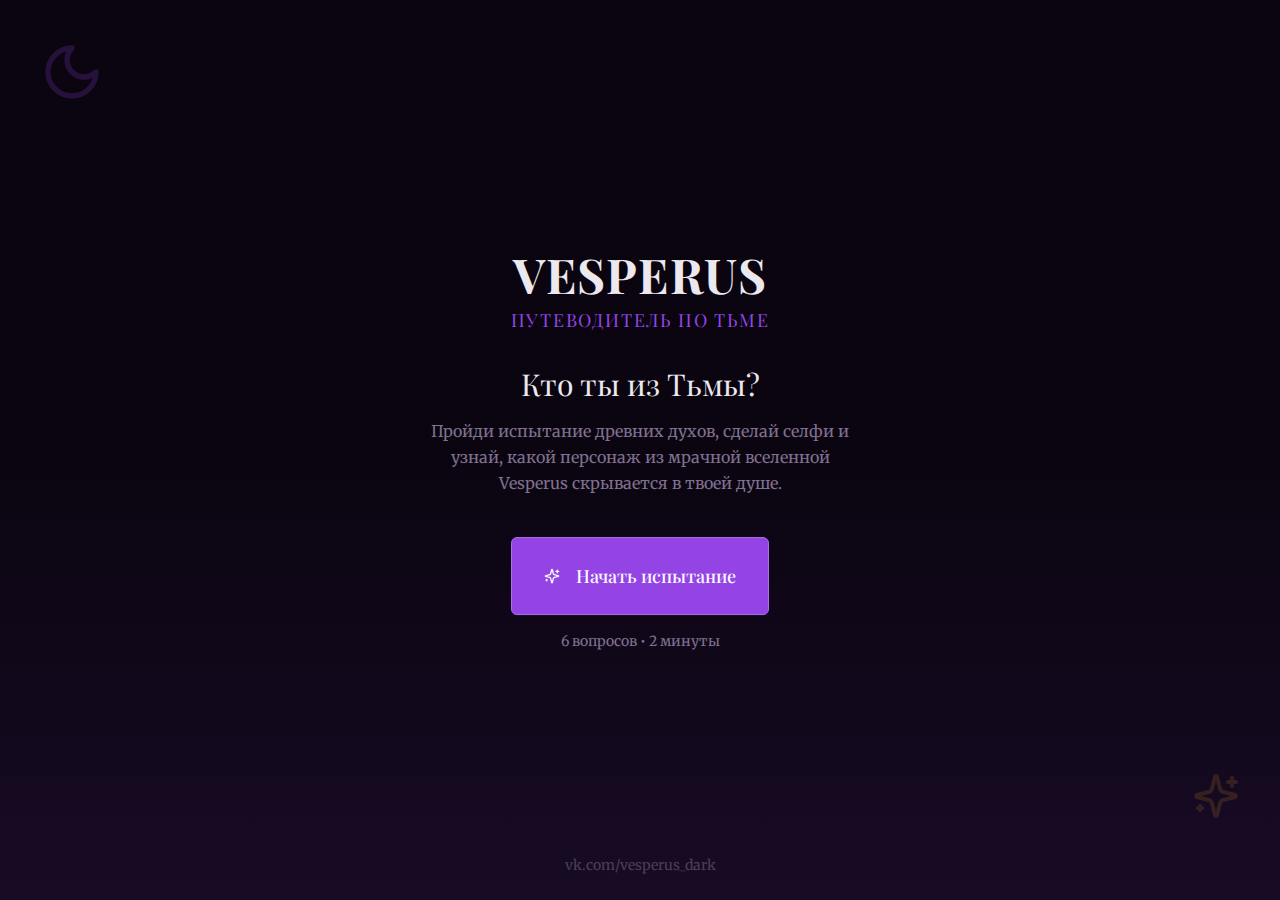
<file: index.html>
<!DOCTYPE html>
<html lang="ru" class="dark">
  <head>
    <meta charset="UTF-8" />
    <meta name="viewport" content="width=device-width, initial-scale=1.0, maximum-scale=1" />
    <title>Vesperus: Кто ты из Тьмы? | Тест с селфи</title>
    <meta name="description" content="Пройди тест и узнай, какой ты персонаж из тёмной вселенной Vesperus. Сделай селфи и получи свою карточку!" />
    
    <meta property="og:title" content="Vesperus: Кто ты из Тьмы?" />
    <meta property="og:description" content="Пройди тест и узнай свой персонаж из тёмного фэнтези. Лис, Человек, Орк или Эльф — кто ты?" />
    <meta property="og:type" content="website" />
    <meta property="og:site_name" content="Vesperus: Путеводитель по Тьме" />
    
    <meta property="vk:app_id" content="54432122" />
    <meta property="vk:image" content="/og-image.png" />
    
    <link rel="icon" type="image/png" href="./favicon.png" />
    <link rel="preconnect" href="https://fonts.googleapis.com">
    <link rel="preconnect" href="https://fonts.gstatic.com" crossorigin>
    <link href="https://fonts.googleapis.com/css2?family=Architects+Daughter&family=DM+Sans:ital,opsz,wght@0,9..40,100..1000;1,9..40,100..1000&family=Fira+Code:wght@300..700&family=Geist+Mono:wght@100..900&family=Geist:wght@100..900&family=IBM+Plex+Mono:ital,wght@0,100;0,200;0,300;0,400;0,500;0,600;0,700;1,100;1,200;1,300;1,400;1,500;1,600;1,700&family=IBM+Plex+Sans:ital,wght@0,100..700;1,100..700&family=Inter:ital,opsz,wght@0,14..32,100..900;1,14..32,100..900&family=JetBrains+Mono:ital,wght@0,100..800;1,100..800&family=Libre+Baskerville:ital,wght@0,400;0,700;1,400&family=Lora:ital,wght@0,400..700;1,400..700&family=Merriweather:ital,opsz,wght@0,18..144,300..900;1,18..144,300..900&family=Montserrat:ital,wght@0,100..900;1,100..900&family=Open+Sans:ital,wght@0,300..800;1,300..800&family=Outfit:wght@100..900&family=Oxanium:wght@200..800&family=Playfair+Display:ital,wght@0,400..900;1,400..900&family=Plus+Jakarta+Sans:ital,wght@0,200..800;1,200..800&family=Poppins:ital,wght@0,100;0,200;0,300;0,400;0,500;0,600;0,700;0,800;0,900;1,100;1,200;1,300;1,400;1,500;1,600;1,700;1,800;1,900&family=Roboto+Mono:ital,wght@0,100..700;1,100..700&family=Roboto:ital,wght@0,100..900;1,100..900&family=Source+Code+Pro:ital,wght@0,200..900;1,200..900&family=Source+Serif+4:ital,opsz,wght@0,8..60,200..900;1,8..60,200..900&family=Space+Grotesk:wght@300..700&family=Space+Mono:ital,wght@0,400;0,700;1,400;1,700&display=swap" rel="stylesheet">
    <script type="module" crossorigin src="./assets/index-Dy7ApYTN.js"></script>
    <link rel="stylesheet" crossorigin href="./assets/index-Bl6nUO-c.css">
  </head>
  <body>
    <div id="root"></div>
  </body>
</html>
</file>
<file: assets/index-Bl6nUO-c.css>
*,:before,:after{--tw-border-spacing-x: 0;--tw-border-spacing-y: 0;--tw-translate-x: 0;--tw-translate-y: 0;--tw-rotate: 0;--tw-skew-x: 0;--tw-skew-y: 0;--tw-scale-x: 1;--tw-scale-y: 1;--tw-pan-x: ;--tw-pan-y: ;--tw-pinch-zoom: ;--tw-scroll-snap-strictness: proximity;--tw-gradient-from-position: ;--tw-gradient-via-position: ;--tw-gradient-to-position: ;--tw-ordinal: ;--tw-slashed-zero: ;--tw-numeric-figure: ;--tw-numeric-spacing: ;--tw-numeric-fraction: ;--tw-ring-inset: ;--tw-ring-offset-width: 0px;--tw-ring-offset-color: #fff;--tw-ring-color: rgb(59 130 246 / .5);--tw-ring-offset-shadow: 0 0 #0000;--tw-ring-shadow: 0 0 #0000;--tw-shadow: 0 0 #0000;--tw-shadow-colored: 0 0 #0000;--tw-blur: ;--tw-brightness: ;--tw-contrast: ;--tw-grayscale: ;--tw-hue-rotate: ;--tw-invert: ;--tw-saturate: ;--tw-sepia: ;--tw-drop-shadow: ;--tw-backdrop-blur: ;--tw-backdrop-brightness: ;--tw-backdrop-contrast: ;--tw-backdrop-grayscale: ;--tw-backdrop-hue-rotate: ;--tw-backdrop-invert: ;--tw-backdrop-opacity: ;--tw-backdrop-saturate: ;--tw-backdrop-sepia: ;--tw-contain-size: ;--tw-contain-layout: ;--tw-contain-paint: ;--tw-contain-style: }::backdrop{--tw-border-spacing-x: 0;--tw-border-spacing-y: 0;--tw-translate-x: 0;--tw-translate-y: 0;--tw-rotate: 0;--tw-skew-x: 0;--tw-skew-y: 0;--tw-scale-x: 1;--tw-scale-y: 1;--tw-pan-x: ;--tw-pan-y: ;--tw-pinch-zoom: ;--tw-scroll-snap-strictness: proximity;--tw-gradient-from-position: ;--tw-gradient-via-position: ;--tw-gradient-to-position: ;--tw-ordinal: ;--tw-slashed-zero: ;--tw-numeric-figure: ;--tw-numeric-spacing: ;--tw-numeric-fraction: ;--tw-ring-inset: ;--tw-ring-offset-width: 0px;--tw-ring-offset-color: #fff;--tw-ring-color: rgb(59 130 246 / .5);--tw-ring-offset-shadow: 0 0 #0000;--tw-ring-shadow: 0 0 #0000;--tw-shadow: 0 0 #0000;--tw-shadow-colored: 0 0 #0000;--tw-blur: ;--tw-brightness: ;--tw-contrast: ;--tw-grayscale: ;--tw-hue-rotate: ;--tw-invert: ;--tw-saturate: ;--tw-sepia: ;--tw-drop-shadow: ;--tw-backdrop-blur: ;--tw-backdrop-brightness: ;--tw-backdrop-contrast: ;--tw-backdrop-grayscale: ;--tw-backdrop-hue-rotate: ;--tw-backdrop-invert: ;--tw-backdrop-opacity: ;--tw-backdrop-saturate: ;--tw-backdrop-sepia: ;--tw-contain-size: ;--tw-contain-layout: ;--tw-contain-paint: ;--tw-contain-style: }*,:before,:after{box-sizing:border-box;border-width:0;border-style:solid;border-color:#e5e7eb}:before,:after{--tw-content: ""}html,:host{line-height:1.5;-webkit-text-size-adjust:100%;-moz-tab-size:4;-o-tab-size:4;tab-size:4;font-family:var(--font-sans);font-feature-settings:normal;font-variation-settings:normal;-webkit-tap-highlight-color:transparent}body{margin:0;line-height:inherit}hr{height:0;color:inherit;border-top-width:1px}abbr:where([title]){-webkit-text-decoration:underline dotted;text-decoration:underline dotted}h1,h2,h3,h4,h5,h6{font-size:inherit;font-weight:inherit}a{color:inherit;text-decoration:inherit}b,strong{font-weight:bolder}code,kbd,samp,pre{font-family:var(--font-mono);font-feature-settings:normal;font-variation-settings:normal;font-size:1em}small{font-size:80%}sub,sup{font-size:75%;line-height:0;position:relative;vertical-align:baseline}sub{bottom:-.25em}sup{top:-.5em}table{text-indent:0;border-color:inherit;border-collapse:collapse}button,input,optgroup,select,textarea{font-family:inherit;font-feature-settings:inherit;font-variation-settings:inherit;font-size:100%;font-weight:inherit;line-height:inherit;letter-spacing:inherit;color:inherit;margin:0;padding:0}button,select{text-transform:none}button,input:where([type=button]),input:where([type=reset]),input:where([type=submit]){-webkit-appearance:button;background-color:transparent;background-image:none}:-moz-focusring{outline:auto}:-moz-ui-invalid{box-shadow:none}progress{vertical-align:baseline}::-webkit-inner-spin-button,::-webkit-outer-spin-button{height:auto}[type=search]{-webkit-appearance:textfield;outline-offset:-2px}::-webkit-search-decoration{-webkit-appearance:none}::-webkit-file-upload-button{-webkit-appearance:button;font:inherit}summary{display:list-item}blockquote,dl,dd,h1,h2,h3,h4,h5,h6,hr,figure,p,pre{margin:0}fieldset{margin:0;padding:0}legend{padding:0}ol,ul,menu{list-style:none;margin:0;padding:0}dialog{padding:0}textarea{resize:vertical}input::-moz-placeholder,textarea::-moz-placeholder{opacity:1;color:#9ca3af}input::placeholder,textarea::placeholder{opacity:1;color:#9ca3af}button,[role=button]{cursor:pointer}:disabled{cursor:default}img,svg,video,canvas,audio,iframe,embed,object{display:block;vertical-align:middle}img,video{max-width:100%;height:auto}[hidden]:where(:not([hidden=until-found])){display:none}*{--tw-border-opacity: 1;border-color:hsl(var(--border) / var(--tw-border-opacity, 1))}body{--tw-bg-opacity: 1;background-color:hsl(var(--background) / var(--tw-bg-opacity, 1));font-family:var(--font-sans);--tw-text-opacity: 1;color:hsl(var(--foreground) / var(--tw-text-opacity, 1));-webkit-font-smoothing:antialiased;-moz-osx-font-smoothing:grayscale}.sr-only{position:absolute;width:1px;height:1px;padding:0;margin:-1px;overflow:hidden;clip:rect(0,0,0,0);white-space:nowrap;border-width:0}.pointer-events-none{pointer-events:none}.pointer-events-auto{pointer-events:auto}.visible{visibility:visible}.invisible{visibility:hidden}.fixed{position:fixed}.absolute{position:absolute}.relative{position:relative}.inset-0{inset:0}.inset-x-0{left:0;right:0}.inset-y-0{top:0;bottom:0}.-bottom-12{bottom:-3rem}.-bottom-px{bottom:-1px}.-left-12{left:-3rem}.-left-2{left:-.5rem}.-right-12{right:-3rem}.-right-2{right:-.5rem}.-top-12{top:-3rem}.bottom-0{bottom:0}.bottom-2{bottom:.5rem}.bottom-20{bottom:5rem}.bottom-4{bottom:1rem}.bottom-6{bottom:1.5rem}.left-0{left:0}.left-1{left:.25rem}.left-1\/2{left:50%}.left-10{left:2.5rem}.left-2{left:.5rem}.left-\[50\%\]{left:50%}.right-0{right:0}.right-1{right:.25rem}.right-10{right:2.5rem}.right-2{right:.5rem}.right-3{right:.75rem}.right-4{right:1rem}.top-0{top:0}.top-1\.5{top:.375rem}.top-1\/2{top:50%}.top-10{top:2.5rem}.top-2{top:.5rem}.top-3\.5{top:.875rem}.top-4{top:1rem}.top-\[1px\]{top:1px}.top-\[50\%\]{top:50%}.top-\[60\%\]{top:60%}.top-full{top:100%}.z-10{z-index:10}.z-20{z-index:20}.z-50{z-index:50}.z-\[100\]{z-index:100}.z-\[1\]{z-index:1}.-mx-1{margin-left:-.25rem;margin-right:-.25rem}.mx-2{margin-left:.5rem;margin-right:.5rem}.mx-3\.5{margin-left:.875rem;margin-right:.875rem}.mx-4{margin-left:1rem;margin-right:1rem}.mx-auto{margin-left:auto;margin-right:auto}.my-0\.5{margin-top:.125rem;margin-bottom:.125rem}.my-1{margin-top:.25rem;margin-bottom:.25rem}.-ml-4{margin-left:-1rem}.-mt-4{margin-top:-1rem}.mb-1{margin-bottom:.25rem}.mb-10{margin-bottom:2.5rem}.mb-2{margin-bottom:.5rem}.mb-3{margin-bottom:.75rem}.mb-4{margin-bottom:1rem}.mb-5{margin-bottom:1.25rem}.mb-6{margin-bottom:1.5rem}.mb-8{margin-bottom:2rem}.ml-1{margin-left:.25rem}.ml-auto{margin-left:auto}.mr-2{margin-right:.5rem}.mr-3{margin-right:.75rem}.mt-1\.5{margin-top:.375rem}.mt-2{margin-top:.5rem}.mt-24{margin-top:6rem}.mt-4{margin-top:1rem}.mt-6{margin-top:1.5rem}.mt-auto{margin-top:auto}.block{display:block}.flex{display:flex}.inline-flex{display:inline-flex}.table{display:table}.grid{display:grid}.hidden{display:none}.aspect-square{aspect-ratio:1 / 1}.aspect-video{aspect-ratio:16 / 9}.size-4{width:1rem;height:1rem}.h-1{height:.25rem}.h-1\.5{height:.375rem}.h-10{height:2.5rem}.h-11{height:2.75rem}.h-12{height:3rem}.h-16{height:4rem}.h-2{height:.5rem}.h-2\.5{height:.625rem}.h-24{height:6rem}.h-3{height:.75rem}.h-3\.5{height:.875rem}.h-4{height:1rem}.h-5{height:1.25rem}.h-6{height:1.5rem}.h-7{height:1.75rem}.h-8{height:2rem}.h-9{height:2.25rem}.h-\[1px\]{height:1px}.h-\[var\(--radix-navigation-menu-viewport-height\)\]{height:var(--radix-navigation-menu-viewport-height)}.h-\[var\(--radix-select-trigger-height\)\]{height:var(--radix-select-trigger-height)}.h-auto{height:auto}.h-full{height:100%}.h-px{height:1px}.h-svh{height:100svh}.max-h-\[--radix-context-menu-content-available-height\]{max-height:var(--radix-context-menu-content-available-height)}.max-h-\[--radix-select-content-available-height\]{max-height:var(--radix-select-content-available-height)}.max-h-\[300px\]{max-height:300px}.max-h-\[var\(--radix-dropdown-menu-content-available-height\)\]{max-height:var(--radix-dropdown-menu-content-available-height)}.max-h-screen{max-height:100vh}.min-h-0{min-height:0px}.min-h-10{min-height:2.5rem}.min-h-8{min-height:2rem}.min-h-9{min-height:2.25rem}.min-h-\[80px\]{min-height:80px}.min-h-screen{min-height:100vh}.min-h-svh{min-height:100svh}.w-0{width:0px}.w-1{width:.25rem}.w-10{width:2.5rem}.w-11{width:2.75rem}.w-12{width:3rem}.w-16{width:4rem}.w-2{width:.5rem}.w-2\.5{width:.625rem}.w-24{width:6rem}.w-3{width:.75rem}.w-3\.5{width:.875rem}.w-3\/4{width:75%}.w-4{width:1rem}.w-5{width:1.25rem}.w-64{width:16rem}.w-7{width:1.75rem}.w-72{width:18rem}.w-8{width:2rem}.w-9{width:2.25rem}.w-\[100px\]{width:100px}.w-\[1px\]{width:1px}.w-\[var\(--sidebar-width\)\]{width:var(--sidebar-width)}.w-auto{width:auto}.w-full{width:100%}.w-max{width:-moz-max-content;width:max-content}.w-px{width:1px}.min-w-0{min-width:0px}.min-w-10{min-width:2.5rem}.min-w-11{min-width:2.75rem}.min-w-5{min-width:1.25rem}.min-w-9{min-width:2.25rem}.min-w-\[12rem\]{min-width:12rem}.min-w-\[8rem\]{min-width:8rem}.min-w-\[var\(--radix-select-trigger-width\)\]{min-width:var(--radix-select-trigger-width)}.max-w-2xl{max-width:42rem}.max-w-\[var\(--skeleton-width\)\]{max-width:var(--skeleton-width)}.max-w-lg{max-width:32rem}.max-w-max{max-width:-moz-max-content;max-width:max-content}.max-w-md{max-width:28rem}.max-w-sm{max-width:24rem}.flex-1{flex:1 1 0%}.shrink-0{flex-shrink:0}.grow{flex-grow:1}.grow-0{flex-grow:0}.basis-full{flex-basis:100%}.caption-bottom{caption-side:bottom}.border-collapse{border-collapse:collapse}.origin-\[--radix-context-menu-content-transform-origin\]{transform-origin:var(--radix-context-menu-content-transform-origin)}.origin-\[--radix-dropdown-menu-content-transform-origin\]{transform-origin:var(--radix-dropdown-menu-content-transform-origin)}.origin-\[--radix-hover-card-content-transform-origin\]{transform-origin:var(--radix-hover-card-content-transform-origin)}.origin-\[--radix-menubar-content-transform-origin\]{transform-origin:var(--radix-menubar-content-transform-origin)}.origin-\[--radix-popover-content-transform-origin\]{transform-origin:var(--radix-popover-content-transform-origin)}.origin-\[--radix-select-content-transform-origin\]{transform-origin:var(--radix-select-content-transform-origin)}.origin-\[--radix-tooltip-content-transform-origin\]{transform-origin:var(--radix-tooltip-content-transform-origin)}.-translate-x-1\/2{--tw-translate-x: -50%;transform:translate(var(--tw-translate-x),var(--tw-translate-y)) rotate(var(--tw-rotate)) skew(var(--tw-skew-x)) skewY(var(--tw-skew-y)) scaleX(var(--tw-scale-x)) scaleY(var(--tw-scale-y))}.-translate-x-px{--tw-translate-x: -1px;transform:translate(var(--tw-translate-x),var(--tw-translate-y)) rotate(var(--tw-rotate)) skew(var(--tw-skew-x)) skewY(var(--tw-skew-y)) scaleX(var(--tw-scale-x)) scaleY(var(--tw-scale-y))}.-translate-y-1\/2{--tw-translate-y: -50%;transform:translate(var(--tw-translate-x),var(--tw-translate-y)) rotate(var(--tw-rotate)) skew(var(--tw-skew-x)) skewY(var(--tw-skew-y)) scaleX(var(--tw-scale-x)) scaleY(var(--tw-scale-y))}.translate-x-\[-50\%\]{--tw-translate-x: -50%;transform:translate(var(--tw-translate-x),var(--tw-translate-y)) rotate(var(--tw-rotate)) skew(var(--tw-skew-x)) skewY(var(--tw-skew-y)) scaleX(var(--tw-scale-x)) scaleY(var(--tw-scale-y))}.translate-x-px{--tw-translate-x: 1px;transform:translate(var(--tw-translate-x),var(--tw-translate-y)) rotate(var(--tw-rotate)) skew(var(--tw-skew-x)) skewY(var(--tw-skew-y)) scaleX(var(--tw-scale-x)) scaleY(var(--tw-scale-y))}.translate-y-\[-50\%\]{--tw-translate-y: -50%;transform:translate(var(--tw-translate-x),var(--tw-translate-y)) rotate(var(--tw-rotate)) skew(var(--tw-skew-x)) skewY(var(--tw-skew-y)) scaleX(var(--tw-scale-x)) scaleY(var(--tw-scale-y))}.rotate-45{--tw-rotate: 45deg;transform:translate(var(--tw-translate-x),var(--tw-translate-y)) rotate(var(--tw-rotate)) skew(var(--tw-skew-x)) skewY(var(--tw-skew-y)) scaleX(var(--tw-scale-x)) scaleY(var(--tw-scale-y))}.rotate-90{--tw-rotate: 90deg;transform:translate(var(--tw-translate-x),var(--tw-translate-y)) rotate(var(--tw-rotate)) skew(var(--tw-skew-x)) skewY(var(--tw-skew-y)) scaleX(var(--tw-scale-x)) scaleY(var(--tw-scale-y))}.transform{transform:translate(var(--tw-translate-x),var(--tw-translate-y)) rotate(var(--tw-rotate)) skew(var(--tw-skew-x)) skewY(var(--tw-skew-y)) scaleX(var(--tw-scale-x)) scaleY(var(--tw-scale-y))}@keyframes pulse{50%{opacity:.5}}.animate-pulse{animation:pulse 2s cubic-bezier(.4,0,.6,1) infinite}@keyframes spin{to{transform:rotate(360deg)}}.animate-spin{animation:spin 1s linear infinite}.cursor-default{cursor:default}.cursor-pointer{cursor:pointer}.touch-none{touch-action:none}.select-none{-webkit-user-select:none;-moz-user-select:none;user-select:none}.list-none{list-style-type:none}.flex-row{flex-direction:row}.flex-col{flex-direction:column}.flex-col-reverse{flex-direction:column-reverse}.flex-wrap{flex-wrap:wrap}.items-start{align-items:flex-start}.items-end{align-items:flex-end}.items-center{align-items:center}.items-stretch{align-items:stretch}.justify-start{justify-content:flex-start}.justify-center{justify-content:center}.justify-between{justify-content:space-between}.gap-1{gap:.25rem}.gap-1\.5{gap:.375rem}.gap-2{gap:.5rem}.gap-3{gap:.75rem}.gap-4{gap:1rem}.space-x-1>:not([hidden])~:not([hidden]){--tw-space-x-reverse: 0;margin-right:calc(.25rem * var(--tw-space-x-reverse));margin-left:calc(.25rem * calc(1 - var(--tw-space-x-reverse)))}.space-x-4>:not([hidden])~:not([hidden]){--tw-space-x-reverse: 0;margin-right:calc(1rem * var(--tw-space-x-reverse));margin-left:calc(1rem * calc(1 - var(--tw-space-x-reverse)))}.space-y-1>:not([hidden])~:not([hidden]){--tw-space-y-reverse: 0;margin-top:calc(.25rem * calc(1 - var(--tw-space-y-reverse)));margin-bottom:calc(.25rem * var(--tw-space-y-reverse))}.space-y-1\.5>:not([hidden])~:not([hidden]){--tw-space-y-reverse: 0;margin-top:calc(.375rem * calc(1 - var(--tw-space-y-reverse)));margin-bottom:calc(.375rem * var(--tw-space-y-reverse))}.space-y-2>:not([hidden])~:not([hidden]){--tw-space-y-reverse: 0;margin-top:calc(.5rem * calc(1 - var(--tw-space-y-reverse)));margin-bottom:calc(.5rem * var(--tw-space-y-reverse))}.space-y-3>:not([hidden])~:not([hidden]){--tw-space-y-reverse: 0;margin-top:calc(.75rem * calc(1 - var(--tw-space-y-reverse)));margin-bottom:calc(.75rem * var(--tw-space-y-reverse))}.space-y-4>:not([hidden])~:not([hidden]){--tw-space-y-reverse: 0;margin-top:calc(1rem * calc(1 - var(--tw-space-y-reverse)));margin-bottom:calc(1rem * var(--tw-space-y-reverse))}.overflow-auto{overflow:auto}.overflow-hidden{overflow:hidden}.overflow-y-auto{overflow-y:auto}.overflow-x-hidden{overflow-x:hidden}.whitespace-normal{white-space:normal}.whitespace-nowrap{white-space:nowrap}.break-words{overflow-wrap:break-word}.rounded-\[2px\]{border-radius:2px}.rounded-\[inherit\]{border-radius:inherit}.rounded-full{border-radius:9999px}.rounded-lg{border-radius:.5625rem}.rounded-md{border-radius:.375rem}.rounded-sm{border-radius:.1875rem}.rounded-xl{border-radius:.75rem}.rounded-t-\[10px\]{border-top-left-radius:10px;border-top-right-radius:10px}.rounded-tl-sm{border-top-left-radius:.1875rem}.border{border-width:1px}.border-2{border-width:2px}.border-4{border-width:4px}.border-\[1\.5px\]{border-width:1.5px}.border-y{border-top-width:1px;border-bottom-width:1px}.border-b{border-bottom-width:1px}.border-b-2{border-bottom-width:2px}.border-l{border-left-width:1px}.border-l-2{border-left-width:2px}.border-r{border-right-width:1px}.border-r-2{border-right-width:2px}.border-t{border-top-width:1px}.border-t-2{border-top-width:2px}.border-dashed{border-style:dashed}.border-\[--color-border\]{border-color:var(--color-border)}.border-border{--tw-border-opacity: 1;border-color:hsl(var(--border) / var(--tw-border-opacity, 1))}.border-border\/50{border-color:hsl(var(--border) / .5)}.border-card-border{--tw-border-opacity: 1;border-color:hsl(var(--card-border) / var(--tw-border-opacity, 1))}.border-destructive{--tw-border-opacity: 1;border-color:hsl(var(--destructive) / var(--tw-border-opacity, 1))}.border-destructive-border{border-color:var(--destructive-border)}.border-destructive\/50{border-color:hsl(var(--destructive) / .5)}.border-input{--tw-border-opacity: 1;border-color:hsl(var(--input) / var(--tw-border-opacity, 1))}.border-primary{--tw-border-opacity: 1;border-color:hsl(var(--primary) / var(--tw-border-opacity, 1))}.border-primary-border{border-color:var(--primary-border)}.border-primary\/30{border-color:hsl(var(--primary) / .3)}.border-primary\/40{border-color:hsl(var(--primary) / .4)}.border-primary\/60{border-color:hsl(var(--primary) / .6)}.border-secondary-border{border-color:var(--secondary-border)}.border-sidebar-border{--tw-border-opacity: 1;border-color:hsl(var(--sidebar-border) / var(--tw-border-opacity, 1))}.border-transparent{border-color:transparent}.border-l-transparent{border-left-color:transparent}.border-t-transparent{border-top-color:transparent}.bg-\[--color-bg\]{background-color:var(--color-bg)}.bg-accent{--tw-bg-opacity: 1;background-color:hsl(var(--accent) / var(--tw-bg-opacity, 1))}.bg-background{--tw-bg-opacity: 1;background-color:hsl(var(--background) / var(--tw-bg-opacity, 1))}.bg-black\/80{background-color:#000c}.bg-border{--tw-bg-opacity: 1;background-color:hsl(var(--border) / var(--tw-bg-opacity, 1))}.bg-card{--tw-bg-opacity: 1;background-color:hsl(var(--card) / var(--tw-bg-opacity, 1))}.bg-destructive{--tw-bg-opacity: 1;background-color:hsl(var(--destructive) / var(--tw-bg-opacity, 1))}.bg-foreground{--tw-bg-opacity: 1;background-color:hsl(var(--foreground) / var(--tw-bg-opacity, 1))}.bg-gray-50{--tw-bg-opacity: 1;background-color:rgb(249 250 251 / var(--tw-bg-opacity, 1))}.bg-muted{--tw-bg-opacity: 1;background-color:hsl(var(--muted) / var(--tw-bg-opacity, 1))}.bg-muted\/50{background-color:hsl(var(--muted) / .5)}.bg-popover{--tw-bg-opacity: 1;background-color:hsl(var(--popover) / var(--tw-bg-opacity, 1))}.bg-primary{--tw-bg-opacity: 1;background-color:hsl(var(--primary) / var(--tw-bg-opacity, 1))}.bg-secondary{--tw-bg-opacity: 1;background-color:hsl(var(--secondary) / var(--tw-bg-opacity, 1))}.bg-sidebar{--tw-bg-opacity: 1;background-color:hsl(var(--sidebar) / var(--tw-bg-opacity, 1))}.bg-sidebar-border{--tw-bg-opacity: 1;background-color:hsl(var(--sidebar-border) / var(--tw-bg-opacity, 1))}.bg-transparent{background-color:transparent}.bg-gradient-to-b{background-image:linear-gradient(to bottom,var(--tw-gradient-stops))}.bg-gradient-to-l{background-image:linear-gradient(to left,var(--tw-gradient-stops))}.bg-gradient-to-r{background-image:linear-gradient(to right,var(--tw-gradient-stops))}.bg-gradient-to-t{background-image:linear-gradient(to top,var(--tw-gradient-stops))}.from-background{--tw-gradient-from: hsl(var(--background) / 1) var(--tw-gradient-from-position);--tw-gradient-to: hsl(var(--background) / 0) var(--tw-gradient-to-position);--tw-gradient-stops: var(--tw-gradient-from), var(--tw-gradient-to)}.from-card{--tw-gradient-from: hsl(var(--card) / 1) var(--tw-gradient-from-position);--tw-gradient-to: hsl(var(--card) / 0) var(--tw-gradient-to-position);--tw-gradient-stops: var(--tw-gradient-from), var(--tw-gradient-to)}.from-card\/60{--tw-gradient-from: hsl(var(--card) / .6) var(--tw-gradient-from-position);--tw-gradient-to: hsl(var(--card) / 0) var(--tw-gradient-to-position);--tw-gradient-stops: var(--tw-gradient-from), var(--tw-gradient-to)}.from-transparent{--tw-gradient-from: transparent var(--tw-gradient-from-position);--tw-gradient-to: rgb(0 0 0 / 0) var(--tw-gradient-to-position);--tw-gradient-stops: var(--tw-gradient-from), var(--tw-gradient-to)}.via-background{--tw-gradient-to: hsl(var(--background) / 0) var(--tw-gradient-to-position);--tw-gradient-stops: var(--tw-gradient-from), hsl(var(--background) / 1) var(--tw-gradient-via-position), var(--tw-gradient-to)}.via-card{--tw-gradient-to: hsl(var(--card) / 0) var(--tw-gradient-to-position);--tw-gradient-stops: var(--tw-gradient-from), hsl(var(--card) / 1) var(--tw-gradient-via-position), var(--tw-gradient-to)}.via-card\/30{--tw-gradient-to: hsl(var(--card) / 0) var(--tw-gradient-to-position);--tw-gradient-stops: var(--tw-gradient-from), hsl(var(--card) / .3) var(--tw-gradient-via-position), var(--tw-gradient-to)}.via-card\/40{--tw-gradient-to: hsl(var(--card) / 0) var(--tw-gradient-to-position);--tw-gradient-stops: var(--tw-gradient-from), hsl(var(--card) / .4) var(--tw-gradient-via-position), var(--tw-gradient-to)}.via-primary{--tw-gradient-to: hsl(var(--primary) / 0) var(--tw-gradient-to-position);--tw-gradient-stops: var(--tw-gradient-from), hsl(var(--primary) / 1) var(--tw-gradient-via-position), var(--tw-gradient-to)}.via-primary\/30{--tw-gradient-to: hsl(var(--primary) / 0) var(--tw-gradient-to-position);--tw-gradient-stops: var(--tw-gradient-from), hsl(var(--primary) / .3) var(--tw-gradient-via-position), var(--tw-gradient-to)}.via-primary\/50{--tw-gradient-to: hsl(var(--primary) / 0) var(--tw-gradient-to-position);--tw-gradient-stops: var(--tw-gradient-from), hsl(var(--primary) / .5) var(--tw-gradient-via-position), var(--tw-gradient-to)}.via-transparent{--tw-gradient-to: rgb(0 0 0 / 0) var(--tw-gradient-to-position);--tw-gradient-stops: var(--tw-gradient-from), transparent var(--tw-gradient-via-position), var(--tw-gradient-to)}.to-primary\/10{--tw-gradient-to: hsl(var(--primary) / .1) var(--tw-gradient-to-position)}.to-primary\/20{--tw-gradient-to: hsl(var(--primary) / .2) var(--tw-gradient-to-position)}.to-primary\/30{--tw-gradient-to: hsl(var(--primary) / .3) var(--tw-gradient-to-position)}.to-primary\/50{--tw-gradient-to: hsl(var(--primary) / .5) var(--tw-gradient-to-position)}.to-transparent{--tw-gradient-to: transparent var(--tw-gradient-to-position)}.fill-current{fill:currentColor}.object-cover{-o-object-fit:cover;object-fit:cover}.p-0{padding:0}.p-1{padding:.25rem}.p-2{padding:.5rem}.p-3{padding:.75rem}.p-4{padding:1rem}.p-6{padding:1.5rem}.p-\[1px\]{padding:1px}.px-1{padding-left:.25rem;padding-right:.25rem}.px-2{padding-left:.5rem;padding-right:.5rem}.px-2\.5{padding-left:.625rem;padding-right:.625rem}.px-3{padding-left:.75rem;padding-right:.75rem}.px-4{padding-left:1rem;padding-right:1rem}.px-5{padding-left:1.25rem;padding-right:1.25rem}.px-6{padding-left:1.5rem;padding-right:1.5rem}.px-8{padding-left:2rem;padding-right:2rem}.py-0\.5{padding-top:.125rem;padding-bottom:.125rem}.py-1{padding-top:.25rem;padding-bottom:.25rem}.py-1\.5{padding-top:.375rem;padding-bottom:.375rem}.py-2{padding-top:.5rem;padding-bottom:.5rem}.py-3{padding-top:.75rem;padding-bottom:.75rem}.py-4{padding-top:1rem;padding-bottom:1rem}.py-5{padding-top:1.25rem;padding-bottom:1.25rem}.py-6{padding-top:1.5rem;padding-bottom:1.5rem}.pb-3{padding-bottom:.75rem}.pb-4{padding-bottom:1rem}.pb-5{padding-bottom:1.25rem}.pl-2\.5{padding-left:.625rem}.pl-4{padding-left:1rem}.pl-8{padding-left:2rem}.pr-2{padding-right:.5rem}.pr-2\.5{padding-right:.625rem}.pr-8{padding-right:2rem}.pt-0{padding-top:0}.pt-1{padding-top:.25rem}.pt-3{padding-top:.75rem}.pt-4{padding-top:1rem}.pt-5{padding-top:1.25rem}.pt-6{padding-top:1.5rem}.text-left{text-align:left}.text-center{text-align:center}.align-middle{vertical-align:middle}.font-mono{font-family:var(--font-mono)}.font-serif{font-family:var(--font-serif)}.text-2xl{font-size:1.5rem;line-height:2rem}.text-4xl{font-size:2.25rem;line-height:2.5rem}.text-\[0\.8rem\]{font-size:.8rem}.text-base{font-size:1rem;line-height:1.5rem}.text-lg{font-size:1.125rem;line-height:1.75rem}.text-sm{font-size:.875rem;line-height:1.25rem}.text-xl{font-size:1.25rem;line-height:1.75rem}.text-xs{font-size:.75rem;line-height:1rem}.font-bold{font-weight:700}.font-medium{font-weight:500}.font-normal{font-weight:400}.font-semibold{font-weight:600}.uppercase{text-transform:uppercase}.italic{font-style:italic}.tabular-nums{--tw-numeric-spacing: tabular-nums;font-variant-numeric:var(--tw-ordinal) var(--tw-slashed-zero) var(--tw-numeric-figure) var(--tw-numeric-spacing) var(--tw-numeric-fraction)}.leading-none{line-height:1}.leading-relaxed{line-height:1.625}.tracking-\[0\.2em\]{letter-spacing:.2em}.tracking-\[0\.3em\]{letter-spacing:.3em}.tracking-tight{letter-spacing:-.025em}.tracking-wide{letter-spacing:.025em}.tracking-widest{letter-spacing:.1em}.text-accent{--tw-text-opacity: 1;color:hsl(var(--accent) / var(--tw-text-opacity, 1))}.text-accent-foreground{--tw-text-opacity: 1;color:hsl(var(--accent-foreground) / var(--tw-text-opacity, 1))}.text-card-foreground{--tw-text-opacity: 1;color:hsl(var(--card-foreground) / var(--tw-text-opacity, 1))}.text-current{color:currentColor}.text-destructive{--tw-text-opacity: 1;color:hsl(var(--destructive) / var(--tw-text-opacity, 1))}.text-destructive-foreground{--tw-text-opacity: 1;color:hsl(var(--destructive-foreground) / var(--tw-text-opacity, 1))}.text-foreground{--tw-text-opacity: 1;color:hsl(var(--foreground) / var(--tw-text-opacity, 1))}.text-foreground\/50{color:hsl(var(--foreground) / .5)}.text-gray-600{--tw-text-opacity: 1;color:rgb(75 85 99 / var(--tw-text-opacity, 1))}.text-gray-900{--tw-text-opacity: 1;color:rgb(17 24 39 / var(--tw-text-opacity, 1))}.text-muted-foreground{--tw-text-opacity: 1;color:hsl(var(--muted-foreground) / var(--tw-text-opacity, 1))}.text-muted-foreground\/30{color:hsl(var(--muted-foreground) / .3)}.text-popover-foreground{--tw-text-opacity: 1;color:hsl(var(--popover-foreground) / var(--tw-text-opacity, 1))}.text-primary{--tw-text-opacity: 1;color:hsl(var(--primary) / var(--tw-text-opacity, 1))}.text-primary-foreground{--tw-text-opacity: 1;color:hsl(var(--primary-foreground) / var(--tw-text-opacity, 1))}.text-primary\/60{color:hsl(var(--primary) / .6)}.text-primary\/70{color:hsl(var(--primary) / .7)}.text-primary\/80{color:hsl(var(--primary) / .8)}.text-red-500{--tw-text-opacity: 1;color:rgb(239 68 68 / var(--tw-text-opacity, 1))}.text-secondary-foreground{--tw-text-opacity: 1;color:hsl(var(--secondary-foreground) / var(--tw-text-opacity, 1))}.text-sidebar-foreground{--tw-text-opacity: 1;color:hsl(var(--sidebar-foreground) / var(--tw-text-opacity, 1))}.text-sidebar-foreground\/70{color:hsl(var(--sidebar-foreground) / .7)}.opacity-0{opacity:0}.opacity-15{opacity:.15}.opacity-20{opacity:.2}.opacity-50{opacity:.5}.opacity-60{opacity:.6}.opacity-70{opacity:.7}.opacity-90{opacity:.9}.shadow-2xl{--tw-shadow: 0 25px 50px -12px rgb(0 0 0 / .25);--tw-shadow-colored: 0 25px 50px -12px var(--tw-shadow-color);box-shadow:var(--tw-ring-offset-shadow, 0 0 #0000),var(--tw-ring-shadow, 0 0 #0000),var(--tw-shadow)}.shadow-\[0_0_0_1px_hsl\(var\(--sidebar-border\)\)\]{--tw-shadow: 0 0 0 1px hsl(var(--sidebar-border));--tw-shadow-colored: 0 0 0 1px var(--tw-shadow-color);box-shadow:var(--tw-ring-offset-shadow, 0 0 #0000),var(--tw-ring-shadow, 0 0 #0000),var(--tw-shadow)}.shadow-lg{--tw-shadow: 0 10px 15px -3px rgb(0 0 0 / .1), 0 4px 6px -4px rgb(0 0 0 / .1);--tw-shadow-colored: 0 10px 15px -3px var(--tw-shadow-color), 0 4px 6px -4px var(--tw-shadow-color);box-shadow:var(--tw-ring-offset-shadow, 0 0 #0000),var(--tw-ring-shadow, 0 0 #0000),var(--tw-shadow)}.shadow-md{--tw-shadow: 0 4px 6px -1px rgb(0 0 0 / .1), 0 2px 4px -2px rgb(0 0 0 / .1);--tw-shadow-colored: 0 4px 6px -1px var(--tw-shadow-color), 0 2px 4px -2px var(--tw-shadow-color);box-shadow:var(--tw-ring-offset-shadow, 0 0 #0000),var(--tw-ring-shadow, 0 0 #0000),var(--tw-shadow)}.shadow-none{--tw-shadow: 0 0 #0000;--tw-shadow-colored: 0 0 #0000;box-shadow:var(--tw-ring-offset-shadow, 0 0 #0000),var(--tw-ring-shadow, 0 0 #0000),var(--tw-shadow)}.shadow-sm{--tw-shadow: 0 1px 2px 0 rgb(0 0 0 / .05);--tw-shadow-colored: 0 1px 2px 0 var(--tw-shadow-color);box-shadow:var(--tw-ring-offset-shadow, 0 0 #0000),var(--tw-ring-shadow, 0 0 #0000),var(--tw-shadow)}.shadow-xl{--tw-shadow: 0 20px 25px -5px rgb(0 0 0 / .1), 0 8px 10px -6px rgb(0 0 0 / .1);--tw-shadow-colored: 0 20px 25px -5px var(--tw-shadow-color), 0 8px 10px -6px var(--tw-shadow-color);box-shadow:var(--tw-ring-offset-shadow, 0 0 #0000),var(--tw-ring-shadow, 0 0 #0000),var(--tw-shadow)}.shadow-primary\/20{--tw-shadow-color: hsl(var(--primary) / .2);--tw-shadow: var(--tw-shadow-colored)}.shadow-primary\/30{--tw-shadow-color: hsl(var(--primary) / .3);--tw-shadow: var(--tw-shadow-colored)}.outline-none{outline:2px solid transparent;outline-offset:2px}.outline{outline-style:solid}.outline-2{outline-width:2px}.outline-offset-2{outline-offset:2px}.outline-transparent{outline-color:transparent}.ring-0{--tw-ring-offset-shadow: var(--tw-ring-inset) 0 0 0 var(--tw-ring-offset-width) var(--tw-ring-offset-color);--tw-ring-shadow: var(--tw-ring-inset) 0 0 0 calc(0px + var(--tw-ring-offset-width)) var(--tw-ring-color);box-shadow:var(--tw-ring-offset-shadow),var(--tw-ring-shadow),var(--tw-shadow, 0 0 #0000)}.ring-2{--tw-ring-offset-shadow: var(--tw-ring-inset) 0 0 0 var(--tw-ring-offset-width) var(--tw-ring-offset-color);--tw-ring-shadow: var(--tw-ring-inset) 0 0 0 calc(2px + var(--tw-ring-offset-width)) var(--tw-ring-color);box-shadow:var(--tw-ring-offset-shadow),var(--tw-ring-shadow),var(--tw-shadow, 0 0 #0000)}.ring-inset{--tw-ring-inset: inset}.ring-ring{--tw-ring-opacity: 1;--tw-ring-color: hsl(var(--ring) / var(--tw-ring-opacity, 1))}.ring-sidebar-ring{--tw-ring-opacity: 1;--tw-ring-color: hsl(var(--sidebar-ring) / var(--tw-ring-opacity, 1))}.ring-white\/10{--tw-ring-color: rgb(255 255 255 / .1)}.ring-offset-background{--tw-ring-offset-color: hsl(var(--background) / 1)}.drop-shadow-lg{--tw-drop-shadow: drop-shadow(0 10px 8px rgb(0 0 0 / .04)) drop-shadow(0 4px 3px rgb(0 0 0 / .1));filter:var(--tw-blur) var(--tw-brightness) var(--tw-contrast) var(--tw-grayscale) var(--tw-hue-rotate) var(--tw-invert) var(--tw-saturate) var(--tw-sepia) var(--tw-drop-shadow)}.filter{filter:var(--tw-blur) var(--tw-brightness) var(--tw-contrast) var(--tw-grayscale) var(--tw-hue-rotate) var(--tw-invert) var(--tw-saturate) var(--tw-sepia) var(--tw-drop-shadow)}.transition{transition-property:color,background-color,border-color,text-decoration-color,fill,stroke,opacity,box-shadow,transform,filter,backdrop-filter;transition-timing-function:cubic-bezier(.4,0,.2,1);transition-duration:.15s}.transition-\[left\,right\,width\]{transition-property:left,right,width;transition-timing-function:cubic-bezier(.4,0,.2,1);transition-duration:.15s}.transition-\[margin\,opacity\]{transition-property:margin,opacity;transition-timing-function:cubic-bezier(.4,0,.2,1);transition-duration:.15s}.transition-\[width\,height\,padding\]{transition-property:width,height,padding;transition-timing-function:cubic-bezier(.4,0,.2,1);transition-duration:.15s}.transition-\[width\]{transition-property:width;transition-timing-function:cubic-bezier(.4,0,.2,1);transition-duration:.15s}.transition-all{transition-property:all;transition-timing-function:cubic-bezier(.4,0,.2,1);transition-duration:.15s}.transition-colors{transition-property:color,background-color,border-color,text-decoration-color,fill,stroke;transition-timing-function:cubic-bezier(.4,0,.2,1);transition-duration:.15s}.transition-opacity{transition-property:opacity;transition-timing-function:cubic-bezier(.4,0,.2,1);transition-duration:.15s}.transition-transform{transition-property:transform;transition-timing-function:cubic-bezier(.4,0,.2,1);transition-duration:.15s}.duration-1000{transition-duration:1s}.duration-200{transition-duration:.2s}.ease-in-out{transition-timing-function:cubic-bezier(.4,0,.2,1)}.ease-linear{transition-timing-function:linear}@keyframes enter{0%{opacity:var(--tw-enter-opacity, 1);transform:translate3d(var(--tw-enter-translate-x, 0),var(--tw-enter-translate-y, 0),0) scale3d(var(--tw-enter-scale, 1),var(--tw-enter-scale, 1),var(--tw-enter-scale, 1)) rotate(var(--tw-enter-rotate, 0))}}@keyframes exit{to{opacity:var(--tw-exit-opacity, 1);transform:translate3d(var(--tw-exit-translate-x, 0),var(--tw-exit-translate-y, 0),0) scale3d(var(--tw-exit-scale, 1),var(--tw-exit-scale, 1),var(--tw-exit-scale, 1)) rotate(var(--tw-exit-rotate, 0))}}.animate-in{animation-name:enter;animation-duration:.15s;--tw-enter-opacity: initial;--tw-enter-scale: initial;--tw-enter-rotate: initial;--tw-enter-translate-x: initial;--tw-enter-translate-y: initial}.fade-in-0{--tw-enter-opacity: 0}.fade-in-80{--tw-enter-opacity: .8}.zoom-in-95{--tw-enter-scale: .95}.duration-1000{animation-duration:1s}.duration-200{animation-duration:.2s}.ease-in-out{animation-timing-function:cubic-bezier(.4,0,.2,1)}.ease-linear{animation-timing-function:linear}input[type=search]::-webkit-search-cancel-button{display:none}[contenteditable][data-placeholder]:empty:before{content:attr(data-placeholder);color:hsl(var(--muted-foreground));pointer-events:none}.border.toggle-elevate:before{inset:-1px}.hover-elevate:not(.no-default-hover-elevate),.active-elevate:not(.no-default-active-elevate),.hover-elevate-2:not(.no-default-hover-elevate),.active-elevate-2:not(.no-default-active-elevate){position:relative;z-index:0}.hover-elevate:not(.no-default-hover-elevate):after,.active-elevate:not(.no-default-active-elevate):after,.hover-elevate-2:not(.no-default-hover-elevate):after,.active-elevate-2:not(.no-default-active-elevate):after{content:"";pointer-events:none;position:absolute;inset:0;border-radius:inherit;z-index:999}.hover-elevate:hover:not(.no-default-hover-elevate):after,.active-elevate:active:not(.no-default-active-elevate):after{background-color:var(--elevate-1)}.hover-elevate-2:hover:not(.no-default-hover-elevate):after,.active-elevate-2:active:not(.no-default-active-elevate):after{background-color:var(--elevate-2)}.border.hover-elevate:not(.no-hover-interaction-elevate):after,.border.active-elevate:not(.no-active-interaction-elevate):after,.border.hover-elevate-2:not(.no-hover-interaction-elevate):after,.border.active-elevate-2:not(.no-active-interaction-elevate):after{inset:-1px}.\[border-color\:var\(--badge-outline\)\]{border-color:var(--badge-outline)}.\[border-color\:var\(--button-outline\)\]{border-color:var(--button-outline)}:root{--button-outline: rgba(139,92,246, .25);--badge-outline: rgba(139,92,246, .15);--opaque-button-border-intensity: 8;--elevate-1: rgba(139,92,246, .08);--elevate-2: rgba(139,92,246, .15);--background: 270 50% 6%;--foreground: 270 20% 90%;--border: 270 30% 18%;--card: 270 45% 10%;--card-foreground: 270 20% 90%;--card-border: 270 30% 20%;--sidebar: 270 50% 8%;--sidebar-foreground: 270 20% 85%;--sidebar-border: 270 30% 15%;--sidebar-primary: 270 70% 50%;--sidebar-primary-foreground: 270 20% 98%;--sidebar-accent: 270 40% 20%;--sidebar-accent-foreground: 270 20% 90%;--sidebar-ring: 270 70% 50%;--popover: 270 45% 12%;--popover-foreground: 270 20% 90%;--popover-border: 270 30% 22%;--primary: 270 70% 55%;--primary-foreground: 270 20% 98%;--secondary: 270 35% 18%;--secondary-foreground: 270 20% 85%;--muted: 270 30% 15%;--muted-foreground: 270 15% 55%;--accent: 35 85% 50%;--accent-foreground: 35 10% 10%;--destructive: 0 70% 50%;--destructive-foreground: 0 10% 98%;--input: 270 30% 22%;--ring: 270 70% 55%;--chart-1: 270 70% 55%;--chart-2: 35 85% 50%;--chart-3: 180 60% 45%;--chart-4: 330 70% 50%;--chart-5: 120 50% 40%;--font-sans: "Merriweather", "Georgia", serif;--font-serif: "Playfair Display", Georgia, serif;--font-mono: "Fira Code", monospace;--radius: .5rem;--shadow-2xs: 0px 2px 4px 0px hsl(270 50% 5% / .5);--shadow-xs: 0px 2px 6px 0px hsl(270 50% 5% / .6);--shadow-sm: 0px 2px 8px 0px hsl(270 50% 5% / .5), 0px 1px 3px -1px hsl(270 50% 5% / .4);--shadow: 0px 4px 12px 0px hsl(270 50% 5% / .5), 0px 2px 4px -1px hsl(270 50% 5% / .4);--shadow-md: 0px 6px 16px 0px hsl(270 50% 5% / .5), 0px 3px 6px -1px hsl(270 50% 5% / .4);--shadow-lg: 0px 8px 24px 0px hsl(270 50% 5% / .5), 0px 4px 8px -1px hsl(270 50% 5% / .4);--shadow-xl: 0px 12px 32px 0px hsl(270 50% 5% / .5), 0px 8px 16px -1px hsl(270 50% 5% / .4);--shadow-2xl: 0px 16px 48px 0px hsl(270 50% 5% / .6);--tracking-normal: .01em;--spacing: .25rem;--sidebar-primary-border: hsl(var(--sidebar-primary));--sidebar-primary-border: hsl(from hsl(var(--sidebar-primary)) h s calc(l + var(--opaque-button-border-intensity)) / alpha);--sidebar-accent-border: hsl(var(--sidebar-accent));--sidebar-accent-border: hsl(from hsl(var(--sidebar-accent)) h s calc(l + var(--opaque-button-border-intensity)) / alpha);--primary-border: hsl(var(--primary));--primary-border: hsl(from hsl(var(--primary)) h s calc(l + var(--opaque-button-border-intensity)) / alpha);--secondary-border: hsl(var(--secondary));--secondary-border: hsl(from hsl(var(--secondary)) h s calc(l + var(--opaque-button-border-intensity)) / alpha);--muted-border: hsl(var(--muted));--muted-border: hsl(from hsl(var(--muted)) h s calc(l + var(--opaque-button-border-intensity)) / alpha);--accent-border: hsl(var(--accent));--accent-border: hsl(from hsl(var(--accent)) h s calc(l + var(--opaque-button-border-intensity)) / alpha);--destructive-border: hsl(var(--destructive));--destructive-border: hsl(from hsl(var(--destructive)) h s calc(l + var(--opaque-button-border-intensity)) / alpha)}.dark{--button-outline: rgba(139,92,246, .3);--badge-outline: rgba(139,92,246, .2);--opaque-button-border-intensity: 10;--elevate-1: rgba(139,92,246, .1);--elevate-2: rgba(139,92,246, .18);--background: 270 55% 4%;--foreground: 270 15% 92%;--border: 270 35% 15%;--card: 270 50% 8%;--card-foreground: 270 15% 92%;--card-border: 270 35% 18%;--sidebar: 270 55% 6%;--sidebar-foreground: 270 15% 88%;--sidebar-border: 270 35% 12%;--sidebar-primary: 270 75% 55%;--sidebar-primary-foreground: 270 15% 98%;--sidebar-accent: 270 45% 18%;--sidebar-accent-foreground: 270 15% 92%;--sidebar-ring: 270 75% 55%;--popover: 270 50% 10%;--popover-foreground: 270 15% 92%;--popover-border: 270 35% 20%;--primary: 270 75% 58%;--primary-foreground: 270 15% 98%;--secondary: 270 40% 15%;--secondary-foreground: 270 15% 88%;--muted: 270 35% 12%;--muted-foreground: 270 12% 50%;--accent: 35 90% 55%;--accent-foreground: 35 10% 8%;--destructive: 0 75% 55%;--destructive-foreground: 0 10% 98%;--input: 270 35% 20%;--ring: 270 75% 58%;--chart-1: 270 75% 58%;--chart-2: 35 90% 55%;--chart-3: 180 65% 48%;--chart-4: 330 75% 55%;--chart-5: 120 55% 45%;--shadow-2xs: 0px 2px 4px 0px hsl(270 60% 3% / .6);--shadow-xs: 0px 2px 6px 0px hsl(270 60% 3% / .7);--shadow-sm: 0px 2px 8px 0px hsl(270 60% 3% / .6), 0px 1px 3px -1px hsl(270 60% 3% / .5);--shadow: 0px 4px 12px 0px hsl(270 60% 3% / .6), 0px 2px 4px -1px hsl(270 60% 3% / .5);--shadow-md: 0px 6px 16px 0px hsl(270 60% 3% / .6), 0px 3px 6px -1px hsl(270 60% 3% / .5);--shadow-lg: 0px 8px 24px 0px hsl(270 60% 3% / .6), 0px 4px 8px -1px hsl(270 60% 3% / .5);--shadow-xl: 0px 12px 32px 0px hsl(270 60% 3% / .6), 0px 8px 16px -1px hsl(270 60% 3% / .5);--shadow-2xl: 0px 16px 48px 0px hsl(270 60% 3% / .7)}.file\:border-0::file-selector-button{border-width:0px}.file\:bg-transparent::file-selector-button{background-color:transparent}.file\:text-sm::file-selector-button{font-size:.875rem;line-height:1.25rem}.file\:font-medium::file-selector-button{font-weight:500}.file\:text-foreground::file-selector-button{--tw-text-opacity: 1;color:hsl(var(--foreground) / var(--tw-text-opacity, 1))}.placeholder\:text-muted-foreground::-moz-placeholder{--tw-text-opacity: 1;color:hsl(var(--muted-foreground) / var(--tw-text-opacity, 1))}.placeholder\:text-muted-foreground::placeholder{--tw-text-opacity: 1;color:hsl(var(--muted-foreground) / var(--tw-text-opacity, 1))}.after\:pointer-events-none:after{content:var(--tw-content);pointer-events:none}.after\:absolute:after{content:var(--tw-content);position:absolute}.after\:-inset-2:after{content:var(--tw-content);inset:-.5rem}.after\:inset-0:after{content:var(--tw-content);inset:0}.after\:inset-y-0:after{content:var(--tw-content);top:0;bottom:0}.after\:left-1\/2:after{content:var(--tw-content);left:50%}.after\:block:after{content:var(--tw-content);display:block}.after\:w-1:after{content:var(--tw-content);width:.25rem}.after\:w-\[2px\]:after{content:var(--tw-content);width:2px}.after\:-translate-x-1\/2:after{content:var(--tw-content);--tw-translate-x: -50%;transform:translate(var(--tw-translate-x),var(--tw-translate-y)) rotate(var(--tw-rotate)) skew(var(--tw-skew-x)) skewY(var(--tw-skew-y)) scaleX(var(--tw-scale-x)) scaleY(var(--tw-scale-y))}.after\:rounded-full:after{content:var(--tw-content);border-radius:9999px}.after\:border:after{content:var(--tw-content);border-width:1px}.after\:border-black\/10:after{content:var(--tw-content);border-color:#0000001a}.after\:content-\[\'\'\]:after{--tw-content: "";content:var(--tw-content)}.after\:border.toggle-elevate:after:before{content:var(--tw-content);inset:-1px}.after\:border.hover-elevate:not(.no-hover-interaction-elevate):after:after,.after\:border.active-elevate:not(.no-active-interaction-elevate):after:after,.after\:border.hover-elevate-2:not(.no-hover-interaction-elevate):after:after,.after\:border.active-elevate-2:not(.no-active-interaction-elevate):after:after{content:var(--tw-content);inset:-1px}.first\:rounded-l-md:first-child{border-top-left-radius:.375rem;border-bottom-left-radius:.375rem}.first\:border-l:first-child{border-left-width:1px}.last\:rounded-r-md:last-child{border-top-right-radius:.375rem;border-bottom-right-radius:.375rem}.focus-within\:relative:focus-within{position:relative}.focus-within\:z-20:focus-within{z-index:20}.hover\:bg-accent:hover{--tw-bg-opacity: 1;background-color:hsl(var(--accent) / var(--tw-bg-opacity, 1))}.hover\:bg-muted:hover{--tw-bg-opacity: 1;background-color:hsl(var(--muted) / var(--tw-bg-opacity, 1))}.hover\:bg-muted\/50:hover{background-color:hsl(var(--muted) / .5)}.hover\:bg-primary:hover{--tw-bg-opacity: 1;background-color:hsl(var(--primary) / var(--tw-bg-opacity, 1))}.hover\:bg-secondary:hover{--tw-bg-opacity: 1;background-color:hsl(var(--secondary) / var(--tw-bg-opacity, 1))}.hover\:bg-sidebar-accent:hover{--tw-bg-opacity: 1;background-color:hsl(var(--sidebar-accent) / var(--tw-bg-opacity, 1))}.hover\:text-accent-foreground:hover{--tw-text-opacity: 1;color:hsl(var(--accent-foreground) / var(--tw-text-opacity, 1))}.hover\:text-foreground:hover{--tw-text-opacity: 1;color:hsl(var(--foreground) / var(--tw-text-opacity, 1))}.hover\:text-muted-foreground:hover{--tw-text-opacity: 1;color:hsl(var(--muted-foreground) / var(--tw-text-opacity, 1))}.hover\:text-primary:hover{--tw-text-opacity: 1;color:hsl(var(--primary) / var(--tw-text-opacity, 1))}.hover\:text-primary-foreground:hover{--tw-text-opacity: 1;color:hsl(var(--primary-foreground) / var(--tw-text-opacity, 1))}.hover\:text-sidebar-accent-foreground:hover{--tw-text-opacity: 1;color:hsl(var(--sidebar-accent-foreground) / var(--tw-text-opacity, 1))}.hover\:underline:hover{text-decoration-line:underline}.hover\:opacity-100:hover{opacity:1}.hover\:shadow-\[0_0_0_1px_hsl\(var\(--sidebar-accent\)\)\]:hover{--tw-shadow: 0 0 0 1px hsl(var(--sidebar-accent));--tw-shadow-colored: 0 0 0 1px var(--tw-shadow-color);box-shadow:var(--tw-ring-offset-shadow, 0 0 #0000),var(--tw-ring-shadow, 0 0 #0000),var(--tw-shadow)}.hover\:after\:bg-sidebar-border:hover:after{content:var(--tw-content);--tw-bg-opacity: 1;background-color:hsl(var(--sidebar-border) / var(--tw-bg-opacity, 1))}.focus\:bg-accent:focus{--tw-bg-opacity: 1;background-color:hsl(var(--accent) / var(--tw-bg-opacity, 1))}.focus\:bg-primary:focus{--tw-bg-opacity: 1;background-color:hsl(var(--primary) / var(--tw-bg-opacity, 1))}.focus\:text-accent-foreground:focus{--tw-text-opacity: 1;color:hsl(var(--accent-foreground) / var(--tw-text-opacity, 1))}.focus\:text-primary-foreground:focus{--tw-text-opacity: 1;color:hsl(var(--primary-foreground) / var(--tw-text-opacity, 1))}.focus\:opacity-100:focus{opacity:1}.focus\:outline-none:focus{outline:2px solid transparent;outline-offset:2px}.focus\:ring-2:focus{--tw-ring-offset-shadow: var(--tw-ring-inset) 0 0 0 var(--tw-ring-offset-width) var(--tw-ring-offset-color);--tw-ring-shadow: var(--tw-ring-inset) 0 0 0 calc(2px + var(--tw-ring-offset-width)) var(--tw-ring-color);box-shadow:var(--tw-ring-offset-shadow),var(--tw-ring-shadow),var(--tw-shadow, 0 0 #0000)}.focus\:ring-ring:focus{--tw-ring-opacity: 1;--tw-ring-color: hsl(var(--ring) / var(--tw-ring-opacity, 1))}.focus\:ring-offset-2:focus{--tw-ring-offset-width: 2px}.focus-visible\:outline-none:focus-visible{outline:2px solid transparent;outline-offset:2px}.focus-visible\:ring-1:focus-visible{--tw-ring-offset-shadow: var(--tw-ring-inset) 0 0 0 var(--tw-ring-offset-width) var(--tw-ring-offset-color);--tw-ring-shadow: var(--tw-ring-inset) 0 0 0 calc(1px + var(--tw-ring-offset-width)) var(--tw-ring-color);box-shadow:var(--tw-ring-offset-shadow),var(--tw-ring-shadow),var(--tw-shadow, 0 0 #0000)}.focus-visible\:ring-2:focus-visible{--tw-ring-offset-shadow: var(--tw-ring-inset) 0 0 0 var(--tw-ring-offset-width) var(--tw-ring-offset-color);--tw-ring-shadow: var(--tw-ring-inset) 0 0 0 calc(2px + var(--tw-ring-offset-width)) var(--tw-ring-color);box-shadow:var(--tw-ring-offset-shadow),var(--tw-ring-shadow),var(--tw-shadow, 0 0 #0000)}.focus-visible\:ring-ring:focus-visible{--tw-ring-opacity: 1;--tw-ring-color: hsl(var(--ring) / var(--tw-ring-opacity, 1))}.focus-visible\:ring-offset-1:focus-visible{--tw-ring-offset-width: 1px}.focus-visible\:ring-offset-2:focus-visible{--tw-ring-offset-width: 2px}.focus-visible\:ring-offset-background:focus-visible{--tw-ring-offset-color: hsl(var(--background) / 1)}.active\:bg-sidebar-accent:active{--tw-bg-opacity: 1;background-color:hsl(var(--sidebar-accent) / var(--tw-bg-opacity, 1))}.active\:text-sidebar-accent-foreground:active{--tw-text-opacity: 1;color:hsl(var(--sidebar-accent-foreground) / var(--tw-text-opacity, 1))}.active\:shadow-none:active{--tw-shadow: 0 0 #0000;--tw-shadow-colored: 0 0 #0000;box-shadow:var(--tw-ring-offset-shadow, 0 0 #0000),var(--tw-ring-shadow, 0 0 #0000),var(--tw-shadow)}.disabled\:pointer-events-none:disabled{pointer-events:none}.disabled\:cursor-not-allowed:disabled{cursor:not-allowed}.disabled\:opacity-50:disabled{opacity:.5}.group\/menu-item:focus-within .group-focus-within\/menu-item\:opacity-100{opacity:1}.group\/menu-item:hover .group-hover\/menu-item\:opacity-100,.group:hover .group-hover\:opacity-100{opacity:1}.group.destructive .group-\[\.destructive\]\:border-muted\/40{border-color:hsl(var(--muted) / .4)}.group.destructive .group-\[\.destructive\]\:text-red-300{--tw-text-opacity: 1;color:rgb(252 165 165 / var(--tw-text-opacity, 1))}.group.destructive .group-\[\.destructive\]\:hover\:border-destructive\/30:hover{border-color:hsl(var(--destructive) / .3)}.group.destructive .group-\[\.destructive\]\:hover\:bg-destructive:hover{--tw-bg-opacity: 1;background-color:hsl(var(--destructive) / var(--tw-bg-opacity, 1))}.group.destructive .group-\[\.destructive\]\:hover\:text-destructive-foreground:hover{--tw-text-opacity: 1;color:hsl(var(--destructive-foreground) / var(--tw-text-opacity, 1))}.group.destructive .group-\[\.destructive\]\:hover\:text-red-50:hover{--tw-text-opacity: 1;color:rgb(254 242 242 / var(--tw-text-opacity, 1))}.group.destructive .group-\[\.destructive\]\:focus\:ring-destructive:focus{--tw-ring-opacity: 1;--tw-ring-color: hsl(var(--destructive) / var(--tw-ring-opacity, 1))}.group.destructive .group-\[\.destructive\]\:focus\:ring-red-400:focus{--tw-ring-opacity: 1;--tw-ring-color: rgb(248 113 113 / var(--tw-ring-opacity, 1))}.group.destructive .group-\[\.destructive\]\:focus\:ring-offset-red-600:focus{--tw-ring-offset-color: #dc2626}.peer\/menu-button:hover~.peer-hover\/menu-button\:text-sidebar-accent-foreground{--tw-text-opacity: 1;color:hsl(var(--sidebar-accent-foreground) / var(--tw-text-opacity, 1))}.peer:disabled~.peer-disabled\:cursor-not-allowed{cursor:not-allowed}.peer:disabled~.peer-disabled\:opacity-70{opacity:.7}.has-\[\:disabled\]\:opacity-50:has(:disabled){opacity:.5}.aria-disabled\:pointer-events-none[aria-disabled=true]{pointer-events:none}.aria-disabled\:opacity-50[aria-disabled=true]{opacity:.5}.aria-selected\:bg-accent[aria-selected=true]{--tw-bg-opacity: 1;background-color:hsl(var(--accent) / var(--tw-bg-opacity, 1))}.aria-selected\:bg-accent\/50[aria-selected=true]{background-color:hsl(var(--accent) / .5)}.aria-selected\:text-accent-foreground[aria-selected=true]{--tw-text-opacity: 1;color:hsl(var(--accent-foreground) / var(--tw-text-opacity, 1))}.aria-selected\:text-muted-foreground[aria-selected=true]{--tw-text-opacity: 1;color:hsl(var(--muted-foreground) / var(--tw-text-opacity, 1))}.aria-selected\:opacity-100[aria-selected=true]{opacity:1}.data-\[disabled\=true\]\:pointer-events-none[data-disabled=true],.data-\[disabled\]\:pointer-events-none[data-disabled]{pointer-events:none}.data-\[panel-group-direction\=vertical\]\:h-px[data-panel-group-direction=vertical]{height:1px}.data-\[panel-group-direction\=vertical\]\:w-full[data-panel-group-direction=vertical]{width:100%}.data-\[side\=bottom\]\:translate-y-1[data-side=bottom]{--tw-translate-y: .25rem;transform:translate(var(--tw-translate-x),var(--tw-translate-y)) rotate(var(--tw-rotate)) skew(var(--tw-skew-x)) skewY(var(--tw-skew-y)) scaleX(var(--tw-scale-x)) scaleY(var(--tw-scale-y))}.data-\[side\=left\]\:-translate-x-1[data-side=left]{--tw-translate-x: -.25rem;transform:translate(var(--tw-translate-x),var(--tw-translate-y)) rotate(var(--tw-rotate)) skew(var(--tw-skew-x)) skewY(var(--tw-skew-y)) scaleX(var(--tw-scale-x)) scaleY(var(--tw-scale-y))}.data-\[side\=right\]\:translate-x-1[data-side=right]{--tw-translate-x: .25rem;transform:translate(var(--tw-translate-x),var(--tw-translate-y)) rotate(var(--tw-rotate)) skew(var(--tw-skew-x)) skewY(var(--tw-skew-y)) scaleX(var(--tw-scale-x)) scaleY(var(--tw-scale-y))}.data-\[side\=top\]\:-translate-y-1[data-side=top]{--tw-translate-y: -.25rem;transform:translate(var(--tw-translate-x),var(--tw-translate-y)) rotate(var(--tw-rotate)) skew(var(--tw-skew-x)) skewY(var(--tw-skew-y)) scaleX(var(--tw-scale-x)) scaleY(var(--tw-scale-y))}.data-\[state\=checked\]\:translate-x-5[data-state=checked]{--tw-translate-x: 1.25rem;transform:translate(var(--tw-translate-x),var(--tw-translate-y)) rotate(var(--tw-rotate)) skew(var(--tw-skew-x)) skewY(var(--tw-skew-y)) scaleX(var(--tw-scale-x)) scaleY(var(--tw-scale-y))}.data-\[state\=unchecked\]\:translate-x-0[data-state=unchecked],.data-\[swipe\=cancel\]\:translate-x-0[data-swipe=cancel]{--tw-translate-x: 0px;transform:translate(var(--tw-translate-x),var(--tw-translate-y)) rotate(var(--tw-rotate)) skew(var(--tw-skew-x)) skewY(var(--tw-skew-y)) scaleX(var(--tw-scale-x)) scaleY(var(--tw-scale-y))}.data-\[swipe\=end\]\:translate-x-\[var\(--radix-toast-swipe-end-x\)\][data-swipe=end]{--tw-translate-x: var(--radix-toast-swipe-end-x);transform:translate(var(--tw-translate-x),var(--tw-translate-y)) rotate(var(--tw-rotate)) skew(var(--tw-skew-x)) skewY(var(--tw-skew-y)) scaleX(var(--tw-scale-x)) scaleY(var(--tw-scale-y))}.data-\[swipe\=move\]\:translate-x-\[var\(--radix-toast-swipe-move-x\)\][data-swipe=move]{--tw-translate-x: var(--radix-toast-swipe-move-x);transform:translate(var(--tw-translate-x),var(--tw-translate-y)) rotate(var(--tw-rotate)) skew(var(--tw-skew-x)) skewY(var(--tw-skew-y)) scaleX(var(--tw-scale-x)) scaleY(var(--tw-scale-y))}@keyframes accordion-up{0%{height:var(--radix-accordion-content-height)}to{height:0}}.data-\[state\=closed\]\:animate-accordion-up[data-state=closed]{animation:accordion-up .2s ease-out}@keyframes accordion-down{0%{height:0}to{height:var(--radix-accordion-content-height)}}.data-\[state\=open\]\:animate-accordion-down[data-state=open]{animation:accordion-down .2s ease-out}.data-\[panel-group-direction\=vertical\]\:flex-col[data-panel-group-direction=vertical]{flex-direction:column}.data-\[active\=true\]\:bg-sidebar-accent[data-active=true]{--tw-bg-opacity: 1;background-color:hsl(var(--sidebar-accent) / var(--tw-bg-opacity, 1))}.data-\[selected\=\'true\'\]\:bg-accent[data-selected=true]{--tw-bg-opacity: 1;background-color:hsl(var(--accent) / var(--tw-bg-opacity, 1))}.data-\[state\=active\]\:bg-background[data-state=active]{--tw-bg-opacity: 1;background-color:hsl(var(--background) / var(--tw-bg-opacity, 1))}.data-\[state\=checked\]\:bg-primary[data-state=checked]{--tw-bg-opacity: 1;background-color:hsl(var(--primary) / var(--tw-bg-opacity, 1))}.data-\[state\=on\]\:bg-accent[data-state=on],.data-\[state\=open\]\:bg-accent[data-state=open]{--tw-bg-opacity: 1;background-color:hsl(var(--accent) / var(--tw-bg-opacity, 1))}.data-\[state\=open\]\:bg-accent\/50[data-state=open]{background-color:hsl(var(--accent) / .5)}.data-\[state\=open\]\:bg-secondary[data-state=open]{--tw-bg-opacity: 1;background-color:hsl(var(--secondary) / var(--tw-bg-opacity, 1))}.data-\[state\=selected\]\:bg-muted[data-state=selected]{--tw-bg-opacity: 1;background-color:hsl(var(--muted) / var(--tw-bg-opacity, 1))}.data-\[state\=unchecked\]\:bg-input[data-state=unchecked]{--tw-bg-opacity: 1;background-color:hsl(var(--input) / var(--tw-bg-opacity, 1))}.data-\[active\=true\]\:font-medium[data-active=true]{font-weight:500}.data-\[active\=true\]\:text-sidebar-accent-foreground[data-active=true]{--tw-text-opacity: 1;color:hsl(var(--sidebar-accent-foreground) / var(--tw-text-opacity, 1))}.data-\[placeholder\]\:text-muted-foreground[data-placeholder]{--tw-text-opacity: 1;color:hsl(var(--muted-foreground) / var(--tw-text-opacity, 1))}.data-\[selected\=true\]\:text-accent-foreground[data-selected=true]{--tw-text-opacity: 1;color:hsl(var(--accent-foreground) / var(--tw-text-opacity, 1))}.data-\[state\=active\]\:text-foreground[data-state=active]{--tw-text-opacity: 1;color:hsl(var(--foreground) / var(--tw-text-opacity, 1))}.data-\[state\=checked\]\:text-primary-foreground[data-state=checked]{--tw-text-opacity: 1;color:hsl(var(--primary-foreground) / var(--tw-text-opacity, 1))}.data-\[state\=on\]\:text-accent-foreground[data-state=on],.data-\[state\=open\]\:text-accent-foreground[data-state=open]{--tw-text-opacity: 1;color:hsl(var(--accent-foreground) / var(--tw-text-opacity, 1))}.data-\[state\=open\]\:text-muted-foreground[data-state=open]{--tw-text-opacity: 1;color:hsl(var(--muted-foreground) / var(--tw-text-opacity, 1))}.data-\[disabled\=true\]\:opacity-50[data-disabled=true],.data-\[disabled\]\:opacity-50[data-disabled]{opacity:.5}.data-\[state\=open\]\:opacity-100[data-state=open]{opacity:1}.data-\[state\=active\]\:shadow-sm[data-state=active]{--tw-shadow: 0 1px 2px 0 rgb(0 0 0 / .05);--tw-shadow-colored: 0 1px 2px 0 var(--tw-shadow-color);box-shadow:var(--tw-ring-offset-shadow, 0 0 #0000),var(--tw-ring-shadow, 0 0 #0000),var(--tw-shadow)}.data-\[swipe\=move\]\:transition-none[data-swipe=move]{transition-property:none}.data-\[state\=closed\]\:duration-300[data-state=closed]{transition-duration:.3s}.data-\[state\=open\]\:duration-500[data-state=open]{transition-duration:.5s}.data-\[motion\^\=from-\]\:animate-in[data-motion^=from-],.data-\[state\=open\]\:animate-in[data-state=open],.data-\[state\=visible\]\:animate-in[data-state=visible]{animation-name:enter;animation-duration:.15s;--tw-enter-opacity: initial;--tw-enter-scale: initial;--tw-enter-rotate: initial;--tw-enter-translate-x: initial;--tw-enter-translate-y: initial}.data-\[motion\^\=to-\]\:animate-out[data-motion^=to-],.data-\[state\=closed\]\:animate-out[data-state=closed],.data-\[state\=hidden\]\:animate-out[data-state=hidden],.data-\[swipe\=end\]\:animate-out[data-swipe=end]{animation-name:exit;animation-duration:.15s;--tw-exit-opacity: initial;--tw-exit-scale: initial;--tw-exit-rotate: initial;--tw-exit-translate-x: initial;--tw-exit-translate-y: initial}.data-\[motion\^\=from-\]\:fade-in[data-motion^=from-]{--tw-enter-opacity: 0}.data-\[motion\^\=to-\]\:fade-out[data-motion^=to-],.data-\[state\=closed\]\:fade-out-0[data-state=closed]{--tw-exit-opacity: 0}.data-\[state\=closed\]\:fade-out-80[data-state=closed]{--tw-exit-opacity: .8}.data-\[state\=hidden\]\:fade-out[data-state=hidden]{--tw-exit-opacity: 0}.data-\[state\=open\]\:fade-in-0[data-state=open],.data-\[state\=visible\]\:fade-in[data-state=visible]{--tw-enter-opacity: 0}.data-\[state\=closed\]\:zoom-out-95[data-state=closed]{--tw-exit-scale: .95}.data-\[state\=open\]\:zoom-in-90[data-state=open]{--tw-enter-scale: .9}.data-\[state\=open\]\:zoom-in-95[data-state=open]{--tw-enter-scale: .95}.data-\[motion\=from-end\]\:slide-in-from-right-52[data-motion=from-end]{--tw-enter-translate-x: 13rem}.data-\[motion\=from-start\]\:slide-in-from-left-52[data-motion=from-start]{--tw-enter-translate-x: -13rem}.data-\[motion\=to-end\]\:slide-out-to-right-52[data-motion=to-end]{--tw-exit-translate-x: 13rem}.data-\[motion\=to-start\]\:slide-out-to-left-52[data-motion=to-start]{--tw-exit-translate-x: -13rem}.data-\[side\=bottom\]\:slide-in-from-top-2[data-side=bottom]{--tw-enter-translate-y: -.5rem}.data-\[side\=left\]\:slide-in-from-right-2[data-side=left]{--tw-enter-translate-x: .5rem}.data-\[side\=right\]\:slide-in-from-left-2[data-side=right]{--tw-enter-translate-x: -.5rem}.data-\[side\=top\]\:slide-in-from-bottom-2[data-side=top]{--tw-enter-translate-y: .5rem}.data-\[state\=closed\]\:slide-out-to-bottom[data-state=closed]{--tw-exit-translate-y: 100%}.data-\[state\=closed\]\:slide-out-to-left[data-state=closed]{--tw-exit-translate-x: -100%}.data-\[state\=closed\]\:slide-out-to-left-1\/2[data-state=closed]{--tw-exit-translate-x: -50%}.data-\[state\=closed\]\:slide-out-to-right[data-state=closed],.data-\[state\=closed\]\:slide-out-to-right-full[data-state=closed]{--tw-exit-translate-x: 100%}.data-\[state\=closed\]\:slide-out-to-top[data-state=closed]{--tw-exit-translate-y: -100%}.data-\[state\=closed\]\:slide-out-to-top-\[48\%\][data-state=closed]{--tw-exit-translate-y: -48%}.data-\[state\=open\]\:slide-in-from-bottom[data-state=open]{--tw-enter-translate-y: 100%}.data-\[state\=open\]\:slide-in-from-left[data-state=open]{--tw-enter-translate-x: -100%}.data-\[state\=open\]\:slide-in-from-left-1\/2[data-state=open]{--tw-enter-translate-x: -50%}.data-\[state\=open\]\:slide-in-from-right[data-state=open]{--tw-enter-translate-x: 100%}.data-\[state\=open\]\:slide-in-from-top[data-state=open]{--tw-enter-translate-y: -100%}.data-\[state\=open\]\:slide-in-from-top-\[48\%\][data-state=open]{--tw-enter-translate-y: -48%}.data-\[state\=open\]\:slide-in-from-top-full[data-state=open]{--tw-enter-translate-y: -100%}.data-\[state\=closed\]\:duration-300[data-state=closed]{animation-duration:.3s}.data-\[state\=open\]\:duration-500[data-state=open]{animation-duration:.5s}.data-\[panel-group-direction\=vertical\]\:after\:left-0[data-panel-group-direction=vertical]:after{content:var(--tw-content);left:0}.data-\[panel-group-direction\=vertical\]\:after\:h-1[data-panel-group-direction=vertical]:after{content:var(--tw-content);height:.25rem}.data-\[panel-group-direction\=vertical\]\:after\:w-full[data-panel-group-direction=vertical]:after{content:var(--tw-content);width:100%}.data-\[panel-group-direction\=vertical\]\:after\:-translate-y-1\/2[data-panel-group-direction=vertical]:after{content:var(--tw-content);--tw-translate-y: -50%;transform:translate(var(--tw-translate-x),var(--tw-translate-y)) rotate(var(--tw-rotate)) skew(var(--tw-skew-x)) skewY(var(--tw-skew-y)) scaleX(var(--tw-scale-x)) scaleY(var(--tw-scale-y))}.data-\[panel-group-direction\=vertical\]\:after\:translate-x-0[data-panel-group-direction=vertical]:after{content:var(--tw-content);--tw-translate-x: 0px;transform:translate(var(--tw-translate-x),var(--tw-translate-y)) rotate(var(--tw-rotate)) skew(var(--tw-skew-x)) skewY(var(--tw-skew-y)) scaleX(var(--tw-scale-x)) scaleY(var(--tw-scale-y))}.data-\[state\=open\]\:hover\:bg-accent:hover[data-state=open]{--tw-bg-opacity: 1;background-color:hsl(var(--accent) / var(--tw-bg-opacity, 1))}.data-\[state\=open\]\:hover\:bg-sidebar-accent:hover[data-state=open]{--tw-bg-opacity: 1;background-color:hsl(var(--sidebar-accent) / var(--tw-bg-opacity, 1))}.data-\[state\=open\]\:hover\:text-sidebar-accent-foreground:hover[data-state=open]{--tw-text-opacity: 1;color:hsl(var(--sidebar-accent-foreground) / var(--tw-text-opacity, 1))}.data-\[state\=open\]\:focus\:bg-accent:focus[data-state=open]{--tw-bg-opacity: 1;background-color:hsl(var(--accent) / var(--tw-bg-opacity, 1))}.group[data-collapsible=offcanvas] .group-data-\[collapsible\=offcanvas\]\:left-\[calc\(var\(--sidebar-width\)\*-1\)\]{left:calc(var(--sidebar-width) * -1)}.group[data-collapsible=offcanvas] .group-data-\[collapsible\=offcanvas\]\:right-\[calc\(var\(--sidebar-width\)\*-1\)\]{right:calc(var(--sidebar-width) * -1)}.group[data-side=left] .group-data-\[side\=left\]\:-right-4{right:-1rem}.group[data-side=right] .group-data-\[side\=right\]\:left-0{left:0}.group[data-collapsible=icon] .group-data-\[collapsible\=icon\]\:-mt-8{margin-top:-2rem}.group[data-collapsible=icon] .group-data-\[collapsible\=icon\]\:hidden{display:none}.group[data-collapsible=icon] .group-data-\[collapsible\=icon\]\:w-\[calc\(var\(--sidebar-width-icon\)\+var\(--spacing-4\)\)\]{width:calc(var(--sidebar-width-icon) + var(--spacing-4))}.group[data-collapsible=icon] .group-data-\[collapsible\=icon\]\:w-\[calc\(var\(--sidebar-width-icon\)\+var\(--spacing-4\)\+2px\)\]{width:calc(var(--sidebar-width-icon) + var(--spacing-4) + 2px)}.group[data-collapsible=icon] .group-data-\[collapsible\=icon\]\:w-\[var\(--sidebar-width-icon\)\]{width:var(--sidebar-width-icon)}.group[data-collapsible=offcanvas] .group-data-\[collapsible\=offcanvas\]\:w-0{width:0px}.group[data-collapsible=offcanvas] .group-data-\[collapsible\=offcanvas\]\:translate-x-0{--tw-translate-x: 0px;transform:translate(var(--tw-translate-x),var(--tw-translate-y)) rotate(var(--tw-rotate)) skew(var(--tw-skew-x)) skewY(var(--tw-skew-y)) scaleX(var(--tw-scale-x)) scaleY(var(--tw-scale-y))}.group[data-side=right] .group-data-\[side\=right\]\:rotate-180,.group[data-state=open] .group-data-\[state\=open\]\:rotate-180{--tw-rotate: 180deg;transform:translate(var(--tw-translate-x),var(--tw-translate-y)) rotate(var(--tw-rotate)) skew(var(--tw-skew-x)) skewY(var(--tw-skew-y)) scaleX(var(--tw-scale-x)) scaleY(var(--tw-scale-y))}.group[data-collapsible=icon] .group-data-\[collapsible\=icon\]\:overflow-hidden{overflow:hidden}.group[data-variant=floating] .group-data-\[variant\=floating\]\:rounded-lg{border-radius:.5625rem}.group[data-variant=floating] .group-data-\[variant\=floating\]\:border{border-width:1px}.group[data-side=left] .group-data-\[side\=left\]\:border-r{border-right-width:1px}.group[data-side=right] .group-data-\[side\=right\]\:border-l{border-left-width:1px}.group[data-variant=floating] .group-data-\[variant\=floating\]\:border-sidebar-border{--tw-border-opacity: 1;border-color:hsl(var(--sidebar-border) / var(--tw-border-opacity, 1))}.group[data-collapsible=icon] .group-data-\[collapsible\=icon\]\:opacity-0{opacity:0}.group[data-variant=floating] .group-data-\[variant\=floating\]\:shadow-sm{--tw-shadow: 0 1px 2px 0 rgb(0 0 0 / .05);--tw-shadow-colored: 0 1px 2px 0 var(--tw-shadow-color);box-shadow:var(--tw-ring-offset-shadow, 0 0 #0000),var(--tw-ring-shadow, 0 0 #0000),var(--tw-shadow)}.group[data-variant=floating] .group-data-\[variant\=floating\]\:border.toggle-elevate:before{inset:-1px}.group[data-variant=floating] .group-data-\[variant\=floating\]\:border.hover-elevate:not(.no-hover-interaction-elevate):after,.group[data-variant=floating] .group-data-\[variant\=floating\]\:border.active-elevate:not(.no-active-interaction-elevate):after,.group[data-variant=floating] .group-data-\[variant\=floating\]\:border.hover-elevate-2:not(.no-hover-interaction-elevate):after,.group[data-variant=floating] .group-data-\[variant\=floating\]\:border.active-elevate-2:not(.no-active-interaction-elevate):after{inset:-1px}.group[data-collapsible=offcanvas] .group-data-\[collapsible\=offcanvas\]\:after\:left-full:after{content:var(--tw-content);left:100%}.group[data-collapsible=offcanvas] .hover\:group-data-\[collapsible\=offcanvas\]\:bg-sidebar:hover{--tw-bg-opacity: 1;background-color:hsl(var(--sidebar) / var(--tw-bg-opacity, 1))}.peer\/menu-button[data-size=default]~.peer-data-\[size\=default\]\/menu-button\:top-1\.5{top:.375rem}.peer\/menu-button[data-size=lg]~.peer-data-\[size\=lg\]\/menu-button\:top-2\.5{top:.625rem}.peer\/menu-button[data-size=sm]~.peer-data-\[size\=sm\]\/menu-button\:top-1{top:.25rem}.peer\/menu-button[data-active=true]~.peer-data-\[active\=true\]\/menu-button\:text-sidebar-accent-foreground{--tw-text-opacity: 1;color:hsl(var(--sidebar-accent-foreground) / var(--tw-text-opacity, 1))}.dark\:border-destructive:is(.dark *){--tw-border-opacity: 1;border-color:hsl(var(--destructive) / var(--tw-border-opacity, 1))}.dark\:after\:border-white\/10:is(.dark *):after{content:var(--tw-content);border-color:#ffffff1a}@media(min-width:640px){.sm\:bottom-0{bottom:0}.sm\:right-0{right:0}.sm\:top-auto{top:auto}.sm\:mt-0{margin-top:0}.sm\:flex{display:flex}.sm\:w-auto{width:auto}.sm\:max-w-sm{max-width:24rem}.sm\:flex-row{flex-direction:row}.sm\:flex-col{flex-direction:column}.sm\:justify-end{justify-content:flex-end}.sm\:gap-2\.5{gap:.625rem}.sm\:space-x-2>:not([hidden])~:not([hidden]){--tw-space-x-reverse: 0;margin-right:calc(.5rem * var(--tw-space-x-reverse));margin-left:calc(.5rem * calc(1 - var(--tw-space-x-reverse)))}.sm\:space-x-4>:not([hidden])~:not([hidden]){--tw-space-x-reverse: 0;margin-right:calc(1rem * var(--tw-space-x-reverse));margin-left:calc(1rem * calc(1 - var(--tw-space-x-reverse)))}.sm\:space-y-0>:not([hidden])~:not([hidden]){--tw-space-y-reverse: 0;margin-top:calc(0px * calc(1 - var(--tw-space-y-reverse)));margin-bottom:calc(0px * var(--tw-space-y-reverse))}.sm\:rounded-lg{border-radius:.5625rem}.sm\:p-6{padding:1.5rem}.sm\:text-left{text-align:left}.sm\:text-2xl{font-size:1.5rem;line-height:2rem}.sm\:text-3xl{font-size:1.875rem;line-height:2.25rem}.sm\:text-5xl{font-size:3rem;line-height:1}.data-\[state\=open\]\:sm\:slide-in-from-bottom-full[data-state=open]{--tw-enter-translate-y: 100%}}@media(min-width:768px){.md\:absolute{position:absolute}.md\:block{display:block}.md\:flex{display:flex}.md\:w-\[var\(--radix-navigation-menu-viewport-width\)\]{width:var(--radix-navigation-menu-viewport-width)}.md\:w-auto{width:auto}.md\:max-w-\[420px\]{max-width:420px}.md\:text-sm{font-size:.875rem;line-height:1.25rem}.md\:opacity-0{opacity:0}.md\:after\:hidden:after{content:var(--tw-content);display:none}.peer[data-variant=inset]~.md\:peer-data-\[variant\=inset\]\:m-2{margin:.5rem}.peer[data-variant=inset]~.md\:peer-data-\[variant\=inset\]\:ml-0{margin-left:0}.peer[data-variant=inset][data-state=collapsed]~.md\:peer-data-\[variant\=inset\]\:peer-data-\[state\=collapsed\]\:ml-2{margin-left:.5rem}.peer[data-variant=inset]~.md\:peer-data-\[variant\=inset\]\:rounded-xl{border-radius:.75rem}.peer[data-variant=inset]~.md\:peer-data-\[variant\=inset\]\:shadow-sm{--tw-shadow: 0 1px 2px 0 rgb(0 0 0 / .05);--tw-shadow-colored: 0 1px 2px 0 var(--tw-shadow-color);box-shadow:var(--tw-ring-offset-shadow, 0 0 #0000),var(--tw-ring-shadow, 0 0 #0000),var(--tw-shadow)}}.\[\&\:has\(\[aria-selected\]\)\]\:bg-accent:has([aria-selected]){--tw-bg-opacity: 1;background-color:hsl(var(--accent) / var(--tw-bg-opacity, 1))}.first\:\[\&\:has\(\[aria-selected\]\)\]\:rounded-l-md:has([aria-selected]):first-child{border-top-left-radius:.375rem;border-bottom-left-radius:.375rem}.last\:\[\&\:has\(\[aria-selected\]\)\]\:rounded-r-md:has([aria-selected]):last-child{border-top-right-radius:.375rem;border-bottom-right-radius:.375rem}.\[\&\:has\(\[aria-selected\]\.day-outside\)\]\:bg-accent\/50:has([aria-selected].day-outside){background-color:hsl(var(--accent) / .5)}.\[\&\:has\(\[aria-selected\]\.day-range-end\)\]\:rounded-r-md:has([aria-selected].day-range-end){border-top-right-radius:.375rem;border-bottom-right-radius:.375rem}.\[\&\:has\(\[role\=checkbox\]\)\]\:pr-0:has([role=checkbox]){padding-right:0}.\[\&\>button\]\:hidden>button{display:none}.\[\&\>span\:last-child\]\:truncate>span:last-child{overflow:hidden;text-overflow:ellipsis;white-space:nowrap}.\[\&\>span\]\:line-clamp-1>span{overflow:hidden;display:-webkit-box;-webkit-box-orient:vertical;-webkit-line-clamp:1}.\[\&\>svg\+div\]\:translate-y-\[-3px\]>svg+div{--tw-translate-y: -3px;transform:translate(var(--tw-translate-x),var(--tw-translate-y)) rotate(var(--tw-rotate)) skew(var(--tw-skew-x)) skewY(var(--tw-skew-y)) scaleX(var(--tw-scale-x)) scaleY(var(--tw-scale-y))}.\[\&\>svg\]\:absolute>svg{position:absolute}.\[\&\>svg\]\:left-4>svg{left:1rem}.\[\&\>svg\]\:top-4>svg{top:1rem}.\[\&\>svg\]\:size-4>svg{width:1rem;height:1rem}.\[\&\>svg\]\:h-2\.5>svg{height:.625rem}.\[\&\>svg\]\:h-3>svg{height:.75rem}.\[\&\>svg\]\:h-3\.5>svg{height:.875rem}.\[\&\>svg\]\:h-4>svg{height:1rem}.\[\&\>svg\]\:w-2\.5>svg{width:.625rem}.\[\&\>svg\]\:w-3>svg{width:.75rem}.\[\&\>svg\]\:w-3\.5>svg{width:.875rem}.\[\&\>svg\]\:w-4>svg{width:1rem}.\[\&\>svg\]\:shrink-0>svg{flex-shrink:0}.\[\&\>svg\]\:text-destructive>svg{--tw-text-opacity: 1;color:hsl(var(--destructive) / var(--tw-text-opacity, 1))}.\[\&\>svg\]\:text-foreground>svg{--tw-text-opacity: 1;color:hsl(var(--foreground) / var(--tw-text-opacity, 1))}.\[\&\>svg\]\:text-muted-foreground>svg{--tw-text-opacity: 1;color:hsl(var(--muted-foreground) / var(--tw-text-opacity, 1))}.\[\&\>svg\]\:text-sidebar-accent-foreground>svg{--tw-text-opacity: 1;color:hsl(var(--sidebar-accent-foreground) / var(--tw-text-opacity, 1))}.\[\&\>svg\~\*\]\:pl-7>svg~*{padding-left:1.75rem}.\[\&\>tr\]\:last\:border-b-0:last-child>tr{border-bottom-width:0px}.\[\&\[data-panel-group-direction\=vertical\]\>div\]\:rotate-90[data-panel-group-direction=vertical]>div{--tw-rotate: 90deg;transform:translate(var(--tw-translate-x),var(--tw-translate-y)) rotate(var(--tw-rotate)) skew(var(--tw-skew-x)) skewY(var(--tw-skew-y)) scaleX(var(--tw-scale-x)) scaleY(var(--tw-scale-y))}.\[\&\[data-state\=open\]\>svg\]\:rotate-180[data-state=open]>svg{--tw-rotate: 180deg;transform:translate(var(--tw-translate-x),var(--tw-translate-y)) rotate(var(--tw-rotate)) skew(var(--tw-skew-x)) skewY(var(--tw-skew-y)) scaleX(var(--tw-scale-x)) scaleY(var(--tw-scale-y))}.\[\&_\.recharts-cartesian-axis-tick_text\]\:fill-muted-foreground .recharts-cartesian-axis-tick text{fill:hsl(var(--muted-foreground) / 1)}.\[\&_\.recharts-cartesian-grid_line\[stroke\=\'\#ccc\'\]\]\:stroke-border\/50 .recharts-cartesian-grid line[stroke="#ccc"]{stroke:hsl(var(--border) / .5)}.\[\&_\.recharts-curve\.recharts-tooltip-cursor\]\:stroke-border .recharts-curve.recharts-tooltip-cursor{stroke:hsl(var(--border) / 1)}.\[\&_\.recharts-dot\[stroke\=\'\#fff\'\]\]\:stroke-transparent .recharts-dot[stroke="#fff"]{stroke:transparent}.\[\&_\.recharts-layer\]\:outline-none .recharts-layer{outline:2px solid transparent;outline-offset:2px}.\[\&_\.recharts-polar-grid_\[stroke\=\'\#ccc\'\]\]\:stroke-border .recharts-polar-grid [stroke="#ccc"]{stroke:hsl(var(--border) / 1)}.\[\&_\.recharts-radial-bar-background-sector\]\:fill-muted .recharts-radial-bar-background-sector,.\[\&_\.recharts-rectangle\.recharts-tooltip-cursor\]\:fill-muted .recharts-rectangle.recharts-tooltip-cursor{fill:hsl(var(--muted) / 1)}.\[\&_\.recharts-reference-line_\[stroke\=\'\#ccc\'\]\]\:stroke-border .recharts-reference-line [stroke="#ccc"]{stroke:hsl(var(--border) / 1)}.\[\&_\.recharts-sector\[stroke\=\'\#fff\'\]\]\:stroke-transparent .recharts-sector[stroke="#fff"]{stroke:transparent}.\[\&_\.recharts-sector\]\:outline-none .recharts-sector,.\[\&_\.recharts-surface\]\:outline-none .recharts-surface{outline:2px solid transparent;outline-offset:2px}.\[\&_\[cmdk-group-heading\]\]\:px-2 [cmdk-group-heading]{padding-left:.5rem;padding-right:.5rem}.\[\&_\[cmdk-group-heading\]\]\:py-1\.5 [cmdk-group-heading]{padding-top:.375rem;padding-bottom:.375rem}.\[\&_\[cmdk-group-heading\]\]\:text-xs [cmdk-group-heading]{font-size:.75rem;line-height:1rem}.\[\&_\[cmdk-group-heading\]\]\:font-medium [cmdk-group-heading]{font-weight:500}.\[\&_\[cmdk-group-heading\]\]\:text-muted-foreground [cmdk-group-heading]{--tw-text-opacity: 1;color:hsl(var(--muted-foreground) / var(--tw-text-opacity, 1))}.\[\&_\[cmdk-group\]\:not\(\[hidden\]\)_\~\[cmdk-group\]\]\:pt-0 [cmdk-group]:not([hidden])~[cmdk-group]{padding-top:0}.\[\&_\[cmdk-group\]\]\:px-2 [cmdk-group]{padding-left:.5rem;padding-right:.5rem}.\[\&_\[cmdk-input-wrapper\]_svg\]\:h-5 [cmdk-input-wrapper] svg{height:1.25rem}.\[\&_\[cmdk-input-wrapper\]_svg\]\:w-5 [cmdk-input-wrapper] svg{width:1.25rem}.\[\&_\[cmdk-input\]\]\:h-12 [cmdk-input]{height:3rem}.\[\&_\[cmdk-item\]\]\:px-2 [cmdk-item]{padding-left:.5rem;padding-right:.5rem}.\[\&_\[cmdk-item\]\]\:py-3 [cmdk-item]{padding-top:.75rem;padding-bottom:.75rem}.\[\&_\[cmdk-item\]_svg\]\:h-5 [cmdk-item] svg{height:1.25rem}.\[\&_\[cmdk-item\]_svg\]\:w-5 [cmdk-item] svg{width:1.25rem}.\[\&_p\]\:leading-relaxed p{line-height:1.625}.\[\&_svg\]\:pointer-events-none svg{pointer-events:none}.\[\&_svg\]\:size-4 svg{width:1rem;height:1rem}.\[\&_svg\]\:shrink-0 svg{flex-shrink:0}.\[\&_tr\:last-child\]\:border-0 tr:last-child{border-width:0px}.\[\&_tr\]\:border-b tr{border-bottom-width:1px}[data-side=left][data-collapsible=offcanvas] .\[\[data-side\=left\]\[data-collapsible\=offcanvas\]_\&\]\:-right-2{right:-.5rem}[data-side=left][data-state=collapsed] .\[\[data-side\=left\]\[data-state\=collapsed\]_\&\]\:cursor-e-resize{cursor:e-resize}[data-side=right][data-collapsible=offcanvas] .\[\[data-side\=right\]\[data-collapsible\=offcanvas\]_\&\]\:-left-2{left:-.5rem}[data-side=right][data-state=collapsed] .\[\[data-side\=right\]\[data-state\=collapsed\]_\&\]\:cursor-w-resize{cursor:w-resize}
</file>
